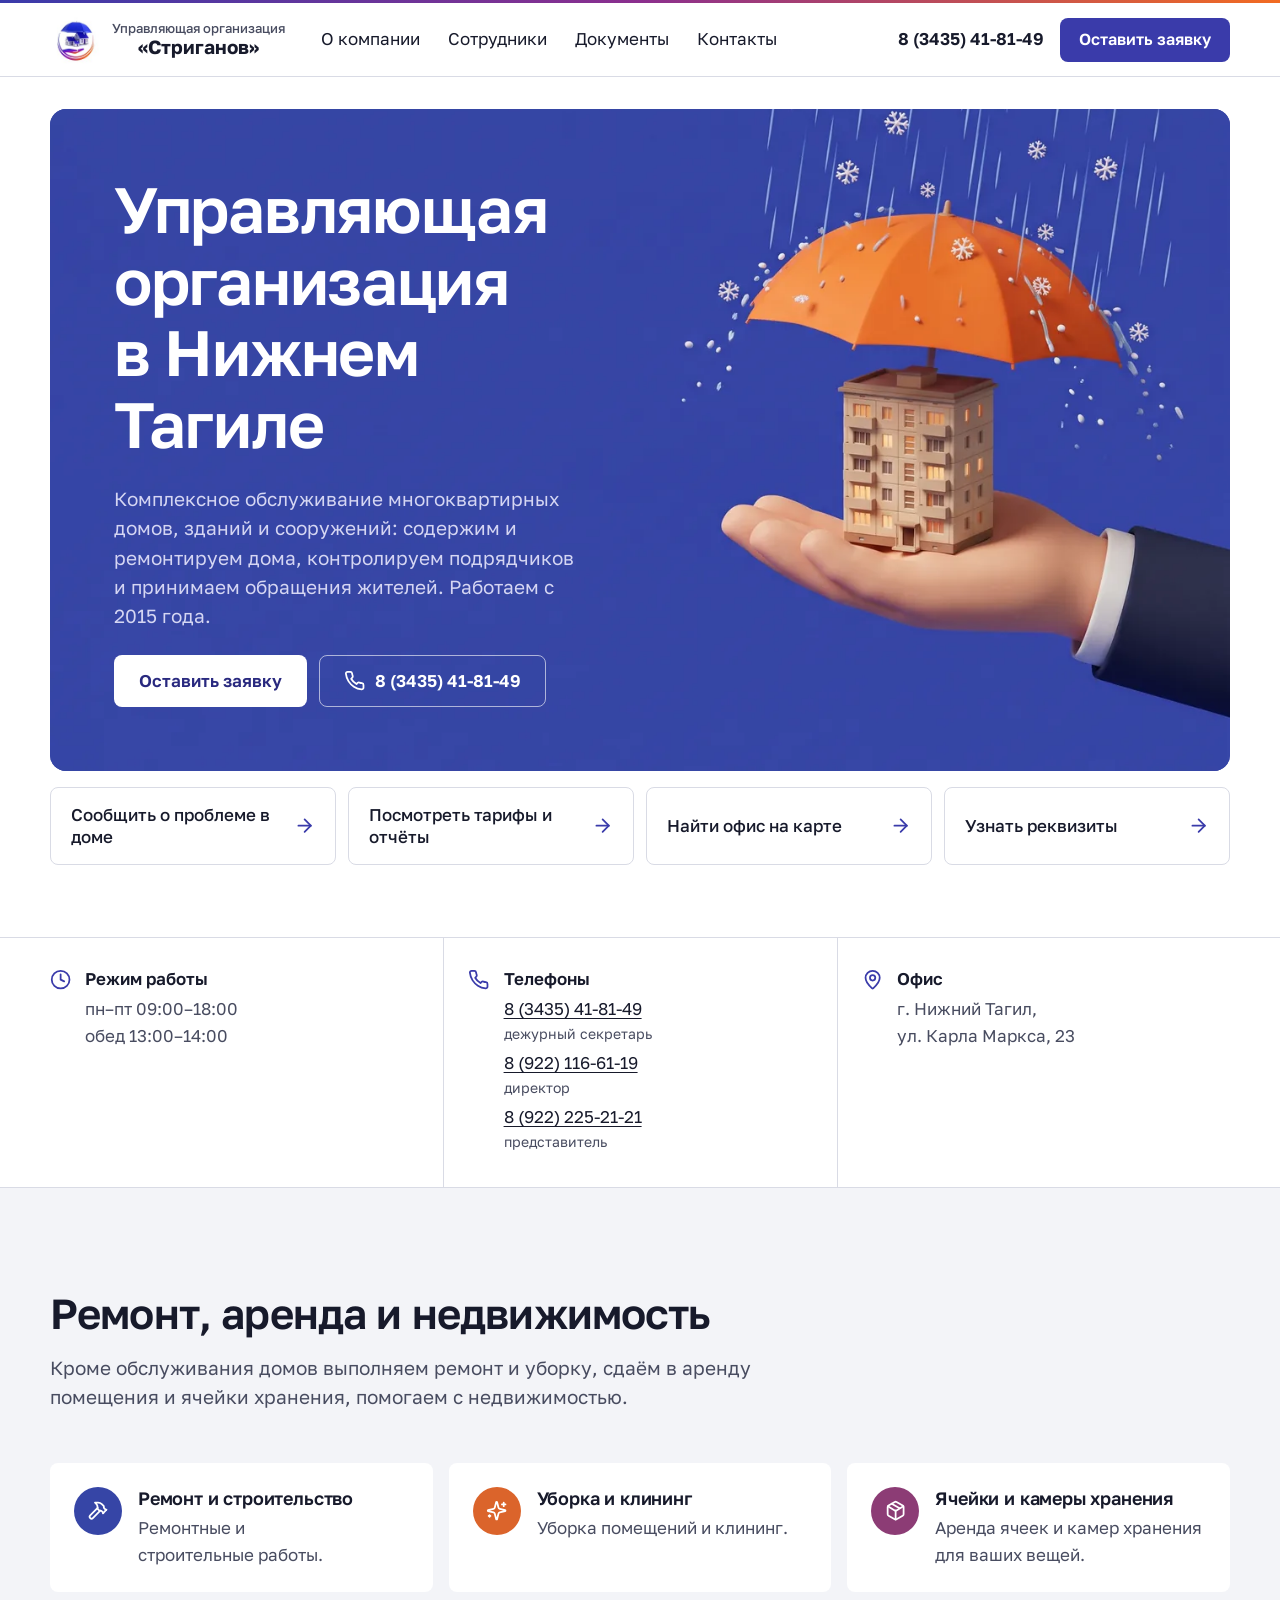
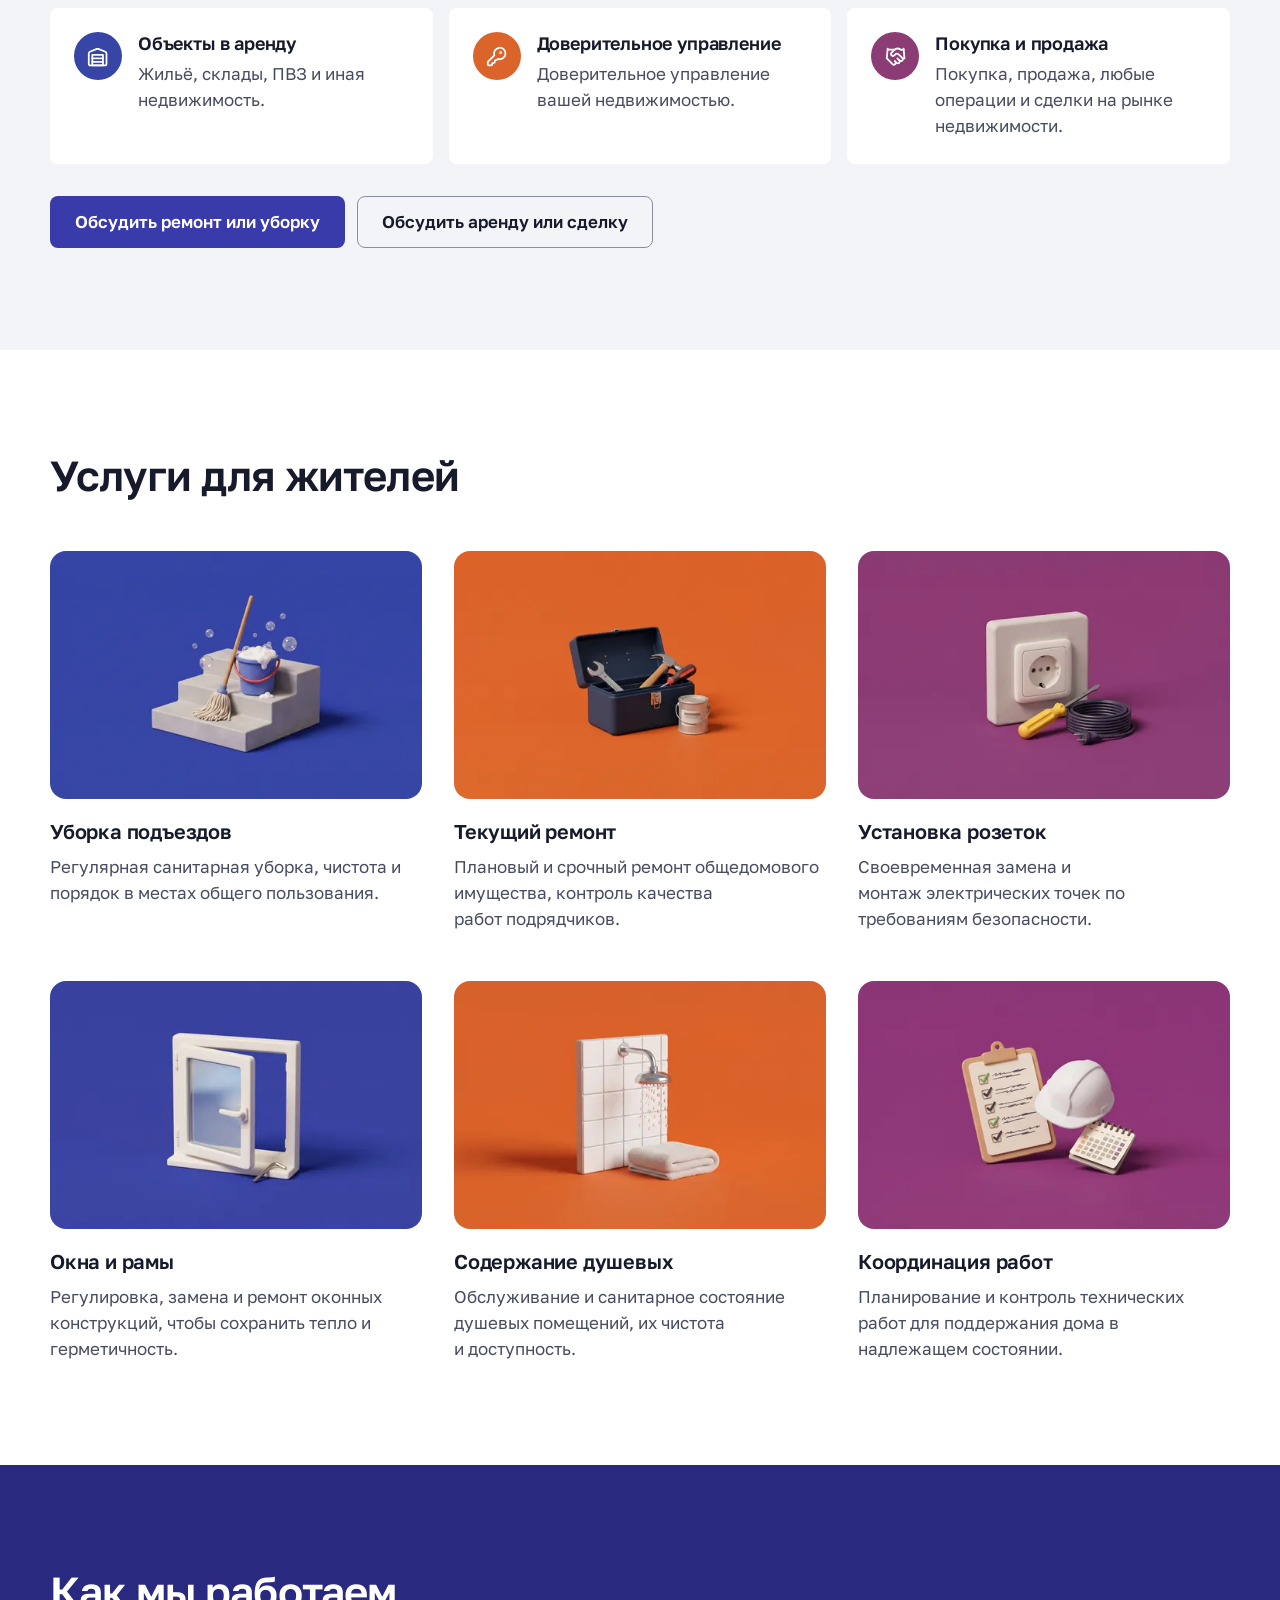
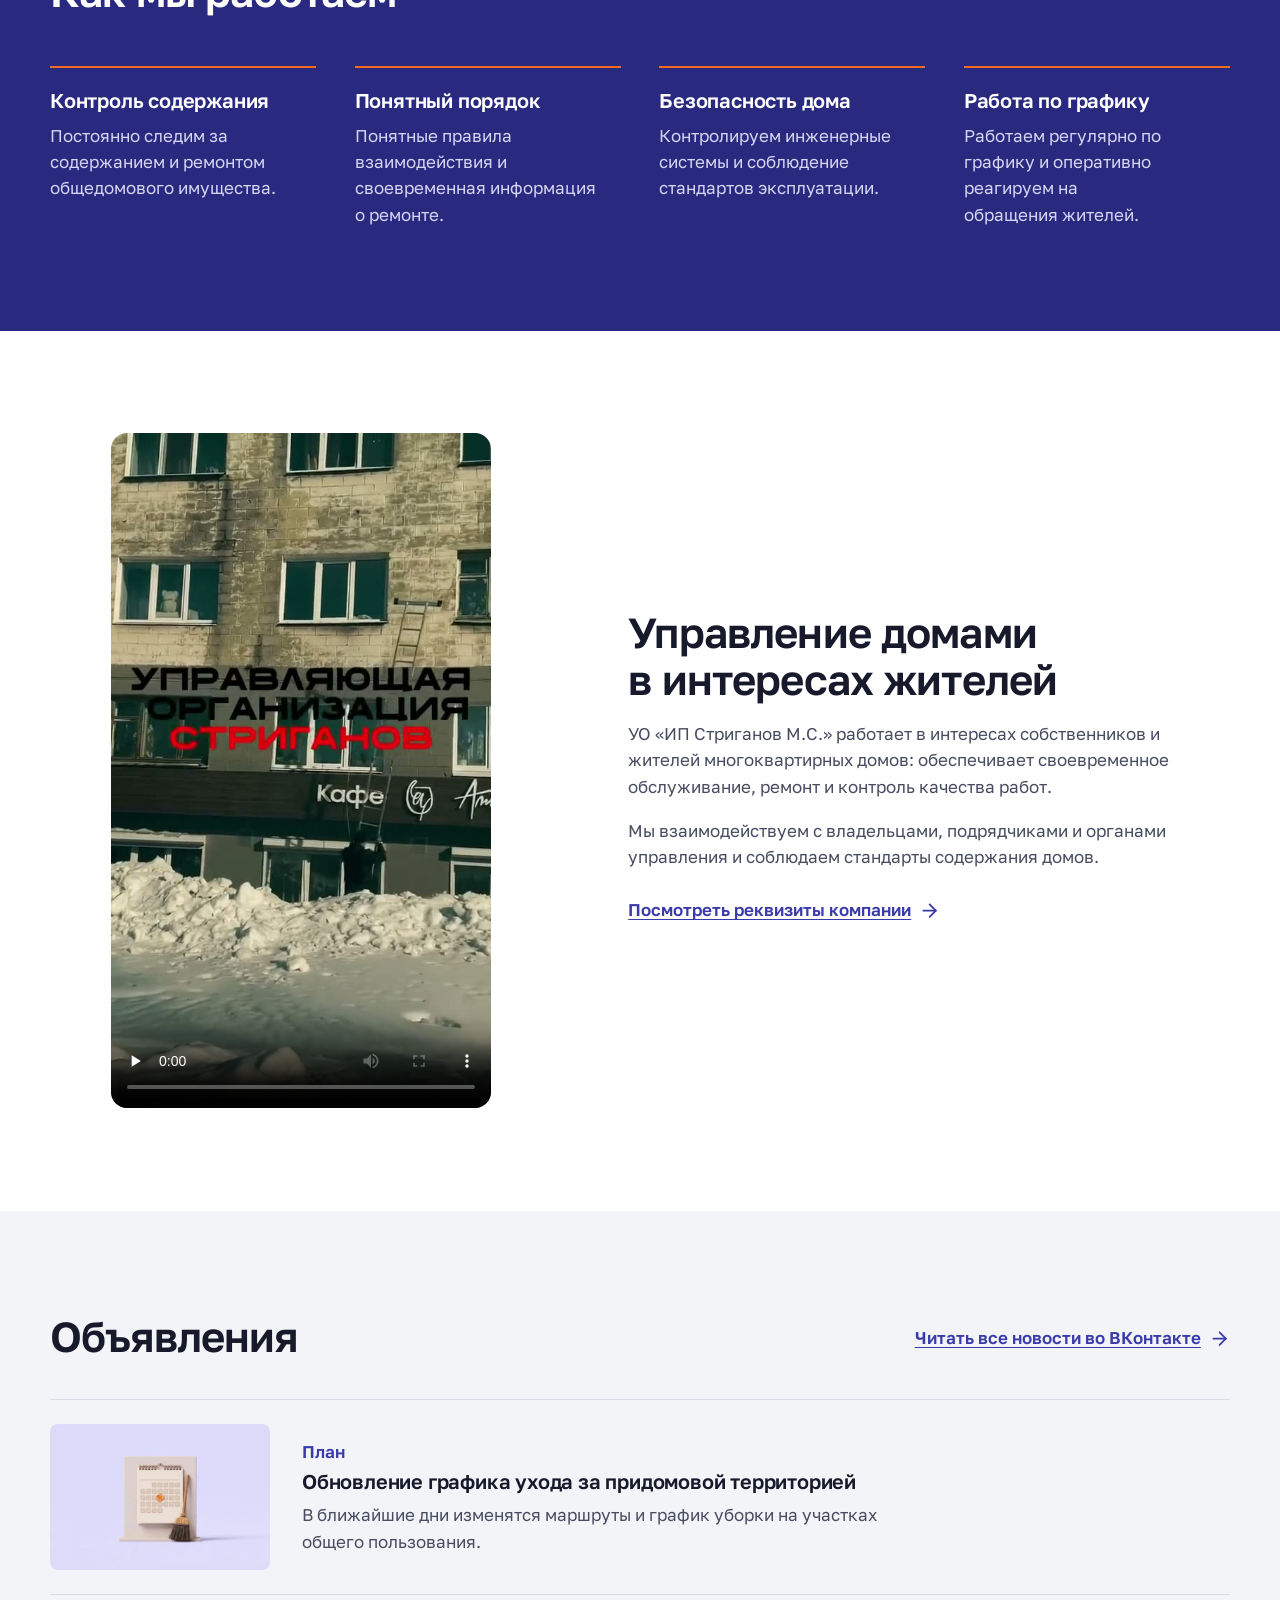
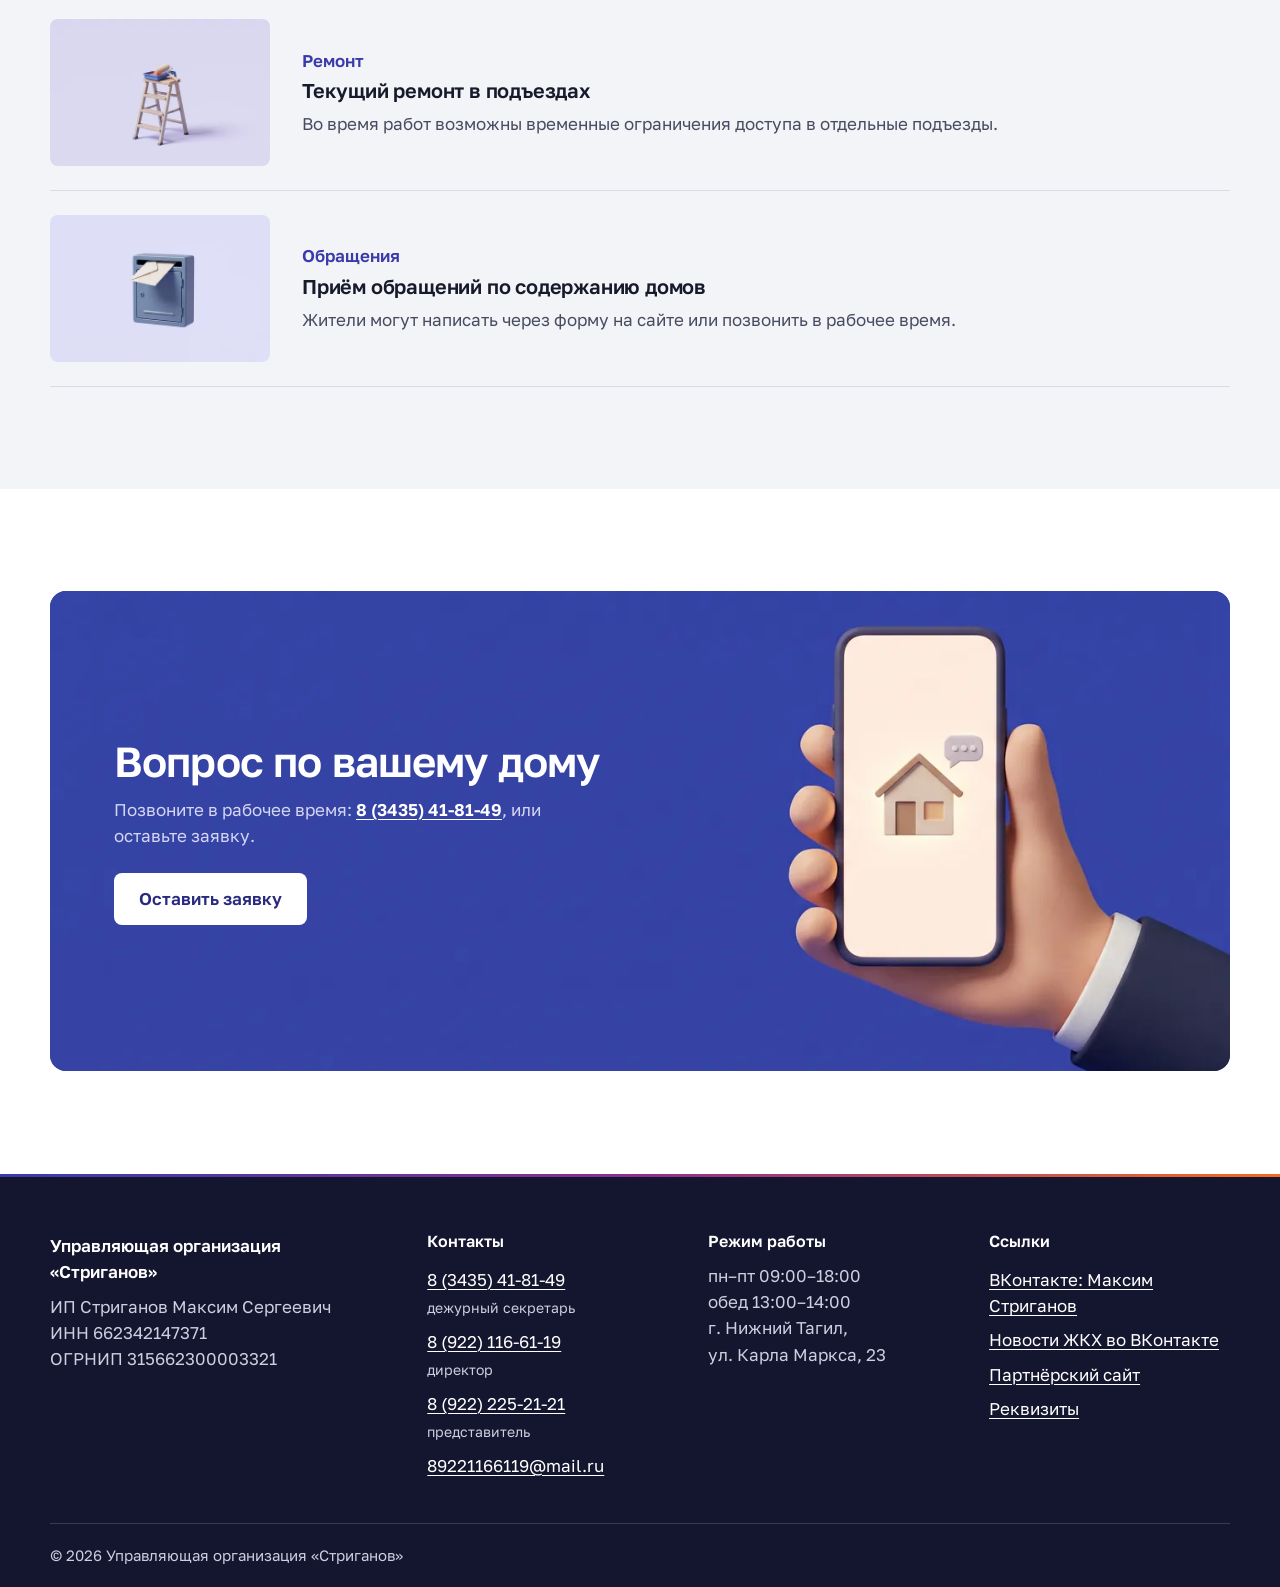
<file: index.html>
<!DOCTYPE html>
<html lang="ru">
<head>
  <meta charset="UTF-8">
  <meta name="viewport" content="width=device-width, initial-scale=1">
  <title>Управляющая организация в Нижнем Тагиле | УО «Стриганов»</title>
  <meta name="description" content="Управляющая организация в Нижнем Тагиле: обслуживание многоквартирных домов, зданий и сооружений, ремонт и строительство, клининг, аренда и сделки с недвижимостью. Телефон 8 (3435) 41-81-49.">
  <link rel="icon" type="image/jpeg" href="img/logo-small.jpg">
  <link rel="preload" href="fonts/golos-text-cyrillic.woff2" as="font" type="font/woff2" crossorigin>
  <link rel="stylesheet" href="css/style.css">
  <script>document.documentElement.classList.add('js');</script>
</head>
<body>
  <a class="skip-link" href="#content">Перейти к содержанию</a>

  <header class="site-header">
    <div class="wrap header-inner">
      <a class="brand" href="index.html" aria-current="page">
        <img src="img/logo-small.jpg" width="52" height="52" alt="">
        <span class="brand-text"><span class="brand-kind">Управляющая организация</span><span class="brand-name">«Стриганов»</span></span>
      </a>
      <button class="menu-toggle" type="button" aria-label="Открыть меню" aria-expanded="false" aria-controls="site-nav">
        <svg class="icon icon-open" aria-hidden="true" xmlns="http://www.w3.org/2000/svg" viewBox="0 0 24 24" fill="none" stroke="currentColor" stroke-width="2" stroke-linecap="round" stroke-linejoin="round" ><line x1="4" x2="20" y1="12" y2="12" /><line x1="4" x2="20" y1="6" y2="6" /><line x1="4" x2="20" y1="18" y2="18" /></svg>
        <svg class="icon icon-close" aria-hidden="true" xmlns="http://www.w3.org/2000/svg" viewBox="0 0 24 24" fill="none" stroke="currentColor" stroke-width="2" stroke-linecap="round" stroke-linejoin="round" ><path d="M18 6 6 18" /><path d="m6 6 12 12" /></svg>
      </button>
      <nav class="site-nav" id="site-nav" aria-label="Основное меню">
        <ul>
          <li><a href="about.html">О компании</a></li>
          <li><a href="team.html">Сотрудники</a></li>
          <li><a href="documents.html">Документы</a></li>
          <li><a href="contacts.html">Контакты</a></li>
        </ul>
      </nav>
      <div class="header-actions">
        <a class="header-phone" href="tel:+73435418149">8 (3435) 41-81-49</a>
        <a class="btn btn-primary btn-small" href="contacts.html#request">Оставить заявку</a>
      </div>
    </div>
  </header>

  <main id="content">
    <section class="hero" aria-labelledby="hero-title">
      <div class="wrap">
        <div class="banner on-brand" style="--art-bg: #3644a5">
          <div class="banner-copy">
            <h1 id="hero-title">Управляющая организация в&nbsp;Нижнем Тагиле</h1>
            <p class="lead">Комплексное обслуживание многоквартирных домов, зданий и сооружений: содержим и ремонтируем дома, контролируем подрядчиков и принимаем обращения жителей. Работаем с 2015 года.</p>
            <div class="hero-actions">
              <a class="btn btn-invert" href="contacts.html#request">Оставить заявку</a>
              <a class="btn btn-outline-light" href="tel:+73435418149"><svg class="icon" aria-hidden="true" xmlns="http://www.w3.org/2000/svg" viewBox="0 0 24 24" fill="none" stroke="currentColor" stroke-width="2" stroke-linecap="round" stroke-linejoin="round" ><path d="M22 16.92v3a2 2 0 0 1-2.18 2 19.79 19.79 0 0 1-8.63-3.07 19.5 19.5 0 0 1-6-6 19.79 19.79 0 0 1-3.07-8.67A2 2 0 0 1 4.11 2h3a2 2 0 0 1 2 1.72 12.84 12.84 0 0 0 .7 2.81 2 2 0 0 1-.45 2.11L8.09 9.91a16 16 0 0 0 6 6l1.27-1.27a2 2 0 0 1 2.11-.45 12.84 12.84 0 0 0 2.81.7A2 2 0 0 1 22 16.92z" /></svg>8 (3435) 41-81-49</a>
            </div>
          </div>
          <img class="art" src="img/art/hero-1400.webp" srcset="img/art/hero-800.webp 800w, img/art/hero-1400.webp 1400w, img/art/hero-2400.webp 2400w" sizes="(max-width: 1260px) 100vw, 1180px" width="1400" height="939" fetchpriority="high" alt="">
        </div>
        <div class="tasks">
          <h2 class="visually-hidden">Что вам нужно</h2>
          <ul class="task-list">
            <li><a href="contacts.html#request">Сообщить о проблеме в доме<svg class="icon" aria-hidden="true" xmlns="http://www.w3.org/2000/svg" viewBox="0 0 24 24" fill="none" stroke="currentColor" stroke-width="2" stroke-linecap="round" stroke-linejoin="round" ><path d="M5 12h14" /><path d="m12 5 7 7-7 7" /></svg></a></li>
            <li><a href="documents.html#tariffs">Посмотреть тарифы и отчёты<svg class="icon" aria-hidden="true" xmlns="http://www.w3.org/2000/svg" viewBox="0 0 24 24" fill="none" stroke="currentColor" stroke-width="2" stroke-linecap="round" stroke-linejoin="round" ><path d="M5 12h14" /><path d="m12 5 7 7-7 7" /></svg></a></li>
            <li><a href="contacts.html#map">Найти офис на карте<svg class="icon" aria-hidden="true" xmlns="http://www.w3.org/2000/svg" viewBox="0 0 24 24" fill="none" stroke="currentColor" stroke-width="2" stroke-linecap="round" stroke-linejoin="round" ><path d="M5 12h14" /><path d="m12 5 7 7-7 7" /></svg></a></li>
            <li><a href="about.html">Узнать реквизиты<svg class="icon" aria-hidden="true" xmlns="http://www.w3.org/2000/svg" viewBox="0 0 24 24" fill="none" stroke="currentColor" stroke-width="2" stroke-linecap="round" stroke-linejoin="round" ><path d="M5 12h14" /><path d="m12 5 7 7-7 7" /></svg></a></li>
          </ul>
        </div>
      </div>
    </section>

    <section class="facts" aria-label="Контакты и режим работы">
      <div class="wrap">
        <dl class="facts-grid">
          <div class="fact"><svg class="icon" aria-hidden="true" xmlns="http://www.w3.org/2000/svg" viewBox="0 0 24 24" fill="none" stroke="currentColor" stroke-width="2" stroke-linecap="round" stroke-linejoin="round" ><circle cx="12" cy="12" r="10" /><polyline points="12 6 12 12 16 14" /></svg><div><dt>Режим работы</dt><dd>пн–пт 09:00–18:00<br>обед 13:00–14:00</dd></div></div>
          <div class="fact"><svg class="icon" aria-hidden="true" xmlns="http://www.w3.org/2000/svg" viewBox="0 0 24 24" fill="none" stroke="currentColor" stroke-width="2" stroke-linecap="round" stroke-linejoin="round" ><path d="M22 16.92v3a2 2 0 0 1-2.18 2 19.79 19.79 0 0 1-8.63-3.07 19.5 19.5 0 0 1-6-6 19.79 19.79 0 0 1-3.07-8.67A2 2 0 0 1 4.11 2h3a2 2 0 0 1 2 1.72 12.84 12.84 0 0 0 .7 2.81 2 2 0 0 1-.45 2.11L8.09 9.91a16 16 0 0 0 6 6l1.27-1.27a2 2 0 0 1 2.11-.45 12.84 12.84 0 0 0 2.81.7A2 2 0 0 1 22 16.92z" /></svg><div><dt>Телефоны</dt><dd><a href="tel:+73435418149">8 (3435) 41-81-49</a> <span class="phone-role">дежурный секретарь</span><a href="tel:+79221166119">8 (922) 116-61-19</a> <span class="phone-role">директор</span><a href="tel:+79222252121">8 (922) 225-21-21</a> <span class="phone-role">представитель</span></dd></div></div>
          <div class="fact"><svg class="icon" aria-hidden="true" xmlns="http://www.w3.org/2000/svg" viewBox="0 0 24 24" fill="none" stroke="currentColor" stroke-width="2" stroke-linecap="round" stroke-linejoin="round" ><path d="M20 10c0 4.993-5.539 10.193-7.399 11.799a1 1 0 0 1-1.202 0C9.539 20.193 4 14.993 4 10a8 8 0 0 1 16 0" /><circle cx="12" cy="10" r="3" /></svg><div><dt>Офис</dt><dd>г.&nbsp;Нижний&nbsp;Тагил, ул.&nbsp;Карла&nbsp;Маркса,&nbsp;23</dd></div></div>
        </dl>
      </div>
    </section>

    <section class="section section-surface" aria-labelledby="offers-title">
      <div class="wrap">
        <div class="section-head">
          <h2 id="offers-title">Ремонт, аренда и недвижимость</h2>
          <p>Кроме обслуживания домов выполняем ремонт и уборку, сдаём в аренду помещения и ячейки хранения, помогаем с недвижимостью.</p>
        </div>
        <ul class="offer-grid">
          <li class="offer"><span class="offer-icon"><svg class="icon" aria-hidden="true" xmlns="http://www.w3.org/2000/svg" viewBox="0 0 24 24" fill="none" stroke="currentColor" stroke-width="2" stroke-linecap="round" stroke-linejoin="round" ><path d="m15 12-8.373 8.373a1 1 0 1 1-3-3L12 9" /><path d="m18 15 4-4" /><path d="m21.5 11.5-1.914-1.914A2 2 0 0 1 19 8.172V7l-2.26-2.26a6 6 0 0 0-4.202-1.756L9 2.96l.92.82A6.18 6.18 0 0 1 12 8.4V10l2 2h1.172a2 2 0 0 1 1.414.586L18.5 14.5" /></svg></span><div><h3>Ремонт и строительство</h3><p>Ремонтные и строительные работы.</p></div></li>
          <li class="offer"><span class="offer-icon"><svg class="icon" aria-hidden="true" xmlns="http://www.w3.org/2000/svg" viewBox="0 0 24 24" fill="none" stroke="currentColor" stroke-width="2" stroke-linecap="round" stroke-linejoin="round" ><path d="M9.937 15.5A2 2 0 0 0 8.5 14.063l-6.135-1.582a.5.5 0 0 1 0-.962L8.5 9.936A2 2 0 0 0 9.937 8.5l1.582-6.135a.5.5 0 0 1 .963 0L14.063 8.5A2 2 0 0 0 15.5 9.937l6.135 1.581a.5.5 0 0 1 0 .964L15.5 14.063a2 2 0 0 0-1.437 1.437l-1.582 6.135a.5.5 0 0 1-.963 0z" /><path d="M20 3v4" /><path d="M22 5h-4" /><path d="M4 17v2" /><path d="M5 18H3" /></svg></span><div><h3>Уборка и клининг</h3><p>Уборка помещений и клининг.</p></div></li>
          <li class="offer"><span class="offer-icon"><svg class="icon" aria-hidden="true" xmlns="http://www.w3.org/2000/svg" viewBox="0 0 24 24" fill="none" stroke="currentColor" stroke-width="2" stroke-linecap="round" stroke-linejoin="round" ><path d="M11 21.73a2 2 0 0 0 2 0l7-4A2 2 0 0 0 21 16V8a2 2 0 0 0-1-1.73l-7-4a2 2 0 0 0-2 0l-7 4A2 2 0 0 0 3 8v8a2 2 0 0 0 1 1.73z" /><path d="M12 22V12" /><path d="m3.3 7 7.703 4.734a2 2 0 0 0 1.994 0L20.7 7" /><path d="m7.5 4.27 9 5.15" /></svg></span><div><h3>Ячейки и камеры хранения</h3><p>Аренда ячеек и камер хранения для ваших вещей.</p></div></li>
          <li class="offer"><span class="offer-icon"><svg class="icon" aria-hidden="true" xmlns="http://www.w3.org/2000/svg" viewBox="0 0 24 24" fill="none" stroke="currentColor" stroke-width="2" stroke-linecap="round" stroke-linejoin="round" ><path d="M22 8.35V20a2 2 0 0 1-2 2H4a2 2 0 0 1-2-2V8.35A2 2 0 0 1 3.26 6.5l8-3.2a2 2 0 0 1 1.48 0l8 3.2A2 2 0 0 1 22 8.35Z" /><path d="M6 18h12" /><path d="M6 14h12" /><rect width="12" height="12" x="6" y="10" /></svg></span><div><h3>Объекты в аренду</h3><p>Жильё, склады, ПВЗ и иная недвижимость.</p></div></li>
          <li class="offer"><span class="offer-icon"><svg class="icon" aria-hidden="true" xmlns="http://www.w3.org/2000/svg" viewBox="0 0 24 24" fill="none" stroke="currentColor" stroke-width="2" stroke-linecap="round" stroke-linejoin="round" ><path d="M2.586 17.414A2 2 0 0 0 2 18.828V21a1 1 0 0 0 1 1h3a1 1 0 0 0 1-1v-1a1 1 0 0 1 1-1h1a1 1 0 0 0 1-1v-1a1 1 0 0 1 1-1h.172a2 2 0 0 0 1.414-.586l.814-.814a6.5 6.5 0 1 0-4-4z" /><circle cx="16.5" cy="7.5" r=".5" fill="currentColor" /></svg></span><div><h3>Доверительное управление</h3><p>Доверительное управление вашей недвижимостью.</p></div></li>
          <li class="offer"><span class="offer-icon"><svg class="icon" aria-hidden="true" xmlns="http://www.w3.org/2000/svg" viewBox="0 0 24 24" fill="none" stroke="currentColor" stroke-width="2" stroke-linecap="round" stroke-linejoin="round" ><path d="m11 17 2 2a1 1 0 1 0 3-3" /><path d="m14 14 2.5 2.5a1 1 0 1 0 3-3l-3.88-3.88a3 3 0 0 0-4.24 0l-.88.88a1 1 0 1 1-3-3l2.81-2.81a5.79 5.79 0 0 1 7.06-.87l.47.28a2 2 0 0 0 1.42.25L21 4" /><path d="m21 3 1 11h-2" /><path d="M3 3 2 14l6.5 6.5a1 1 0 1 0 3-3" /><path d="M3 4h8" /></svg></span><div><h3>Покупка и продажа</h3><p>Покупка, продажа, любые операции и сделки на рынке недвижимости.</p></div></li>
        </ul>
        <div class="offer-actions">
          <a class="btn btn-primary" href="contacts.html?topic=repair#request">Обсудить ремонт или уборку</a>
          <a class="btn btn-secondary" href="contacts.html?topic=realty#request">Обсудить аренду или сделку</a>
        </div>
      </div>
    </section>

    <section class="section" aria-labelledby="services-title">
      <div class="wrap">
        <div class="section-head">
          <h2 id="services-title">Услуги для жителей</h2>
        </div>
        <ul class="service-grid">
          <li class="service"><div class="service-art" style="--art-bg: #3645a6"><img class="art" src="img/art/service-cleaning-960.webp" srcset="img/art/service-cleaning-480.webp 480w, img/art/service-cleaning-960.webp 960w" sizes="(max-width: 767px) calc(100vw - 32px), (max-width: 1023px) 45vw, 380px" width="960" height="644" loading="lazy" alt=""></div><h3>Уборка подъездов</h3><p>Регулярная санитарная уборка, чистота и порядок в местах общего пользования.</p></li>
          <li class="service"><div class="service-art" style="--art-bg: #db642b"><img class="art" src="img/art/service-repair-960.webp" srcset="img/art/service-repair-480.webp 480w, img/art/service-repair-960.webp 960w" sizes="(max-width: 767px) calc(100vw - 32px), (max-width: 1023px) 45vw, 380px" width="960" height="644" loading="lazy" alt=""></div><h3>Текущий ремонт</h3><p>Плановый и срочный ремонт общедомового имущества, контроль качества работ подрядчиков.</p></li>
          <li class="service"><div class="service-art" style="--art-bg: #8c3c75"><img class="art" src="img/art/service-sockets-960.webp" srcset="img/art/service-sockets-480.webp 480w, img/art/service-sockets-960.webp 960w" sizes="(max-width: 767px) calc(100vw - 32px), (max-width: 1023px) 45vw, 380px" width="960" height="644" loading="lazy" alt=""></div><h3>Установка розеток</h3><p>Своевременная замена и монтаж электрических точек по требованиям безопасности.</p></li>
          <li class="service"><div class="service-art" style="--art-bg: #3842a2"><img class="art" src="img/art/service-windows-960.webp" srcset="img/art/service-windows-480.webp 480w, img/art/service-windows-960.webp 960w" sizes="(max-width: 767px) calc(100vw - 32px), (max-width: 1023px) 45vw, 380px" width="960" height="644" loading="lazy" alt=""></div><h3>Окна и рамы</h3><p>Регулировка, замена и ремонт оконных конструкций, чтобы сохранить тепло и герметичность.</p></li>
          <li class="service"><div class="service-art" style="--art-bg: #d7632b"><img class="art" src="img/art/service-showers-960.webp" srcset="img/art/service-showers-480.webp 480w, img/art/service-showers-960.webp 960w" sizes="(max-width: 767px) calc(100vw - 32px), (max-width: 1023px) 45vw, 380px" width="960" height="644" loading="lazy" alt=""></div><h3>Содержание душевых</h3><p>Обслуживание и санитарное состояние душевых помещений, их чистота и доступность.</p></li>
          <li class="service"><div class="service-art" style="--art-bg: #8d3778"><img class="art" src="img/art/service-coordination-960.webp" srcset="img/art/service-coordination-480.webp 480w, img/art/service-coordination-960.webp 960w" sizes="(max-width: 767px) calc(100vw - 32px), (max-width: 1023px) 45vw, 380px" width="960" height="644" loading="lazy" alt=""></div><h3>Координация работ</h3><p>Планирование и контроль технических работ для поддержания дома в надлежащем состоянии.</p></li>
        </ul>
      </div>
    </section>

    <section class="section band on-brand" aria-labelledby="principles-title">
      <div class="wrap">
        <div class="section-head">
          <h2 id="principles-title">Как мы работаем</h2>
        </div>
        <ul class="principles">
          <li><h3>Контроль содержания</h3><p>Постоянно следим за содержанием и ремонтом общедомового имущества.</p></li>
          <li><h3>Понятный порядок</h3><p>Понятные правила взаимодействия и своевременная информация о ремонте.</p></li>
          <li><h3>Безопасность дома</h3><p>Контролируем инженерные системы и соблюдение стандартов эксплуатации.</p></li>
          <li><h3>Работа по графику</h3><p>Работаем регулярно по графику и оперативно реагируем на обращения жителей.</p></li>
        </ul>
      </div>
    </section>

    <section class="section" aria-labelledby="about-title">
      <div class="wrap about-grid">
        <video class="about-video" controls playsinline preload="none" poster="video/facade-lighting-poster.jpg" width="540" height="960" aria-label="Видео: монтаж светодиодной подсветки на фасаде дома">
          <source src="video/facade-lighting.mp4" type="video/mp4">
        </video>
        <div class="about-copy">
          <h2 id="about-title">Управление домами в интересах жителей</h2>
          <p>УО «ИП Стриганов М.С.» работает в интересах собственников и жителей многоквартирных домов: обеспечивает своевременное обслуживание, ремонт и контроль качества работ.</p>
          <p>Мы взаимодействуем с владельцами, подрядчиками и органами управления и соблюдаем стандарты содержания домов.</p>
          <a class="text-link" href="about.html">Посмотреть реквизиты компании<svg class="icon" aria-hidden="true" xmlns="http://www.w3.org/2000/svg" viewBox="0 0 24 24" fill="none" stroke="currentColor" stroke-width="2" stroke-linecap="round" stroke-linejoin="round" ><path d="M5 12h14" /><path d="m12 5 7 7-7 7" /></svg></a>
        </div>
      </div>
    </section>

    <section class="section section-surface" aria-labelledby="notices-title">
      <div class="wrap">
        <div class="notice-head">
          <h2 id="notices-title">Объявления</h2>
          <a class="text-link" href="https://vk.com/gkx_nizhniy_tagil" target="_blank" rel="noreferrer">Читать все новости во ВКонтакте<svg class="icon" aria-hidden="true" xmlns="http://www.w3.org/2000/svg" viewBox="0 0 24 24" fill="none" stroke="currentColor" stroke-width="2" stroke-linecap="round" stroke-linejoin="round" ><path d="M5 12h14" /><path d="m12 5 7 7-7 7" /></svg></a>
        </div>
        <ul class="notices">
          <li><div class="notice-art" style="--art-bg: #dedbf9"><img class="art" src="img/art/notice-plan-960.webp" srcset="img/art/notice-plan-480.webp 480w, img/art/notice-plan-960.webp 960w" sizes="(max-width: 767px) 112px, 220px" width="960" height="644" loading="lazy" alt=""></div><div><span class="notice-tag">План</span><h3>Обновление графика ухода за придомовой территорией</h3><p>В ближайшие дни изменятся маршруты и график уборки на участках общего пользования.</p></div></li>
          <li><div class="notice-art" style="--art-bg: #dad8f0"><img class="art" src="img/art/notice-repair-960.webp" srcset="img/art/notice-repair-480.webp 480w, img/art/notice-repair-960.webp 960w" sizes="(max-width: 767px) 112px, 220px" width="960" height="644" loading="lazy" alt=""></div><div><span class="notice-tag">Ремонт</span><h3>Текущий ремонт в подъездах</h3><p>Во время работ возможны временные ограничения доступа в отдельные подъезды.</p></div></li>
          <li><div class="notice-art" style="--art-bg: #dedef8"><img class="art" src="img/art/notice-requests-960.webp" srcset="img/art/notice-requests-480.webp 480w, img/art/notice-requests-960.webp 960w" sizes="(max-width: 767px) 112px, 220px" width="960" height="644" loading="lazy" alt=""></div><div><span class="notice-tag">Обращения</span><h3>Приём обращений по содержанию домов</h3><p>Жители могут написать через форму на сайте или позвонить в рабочее время.</p></div></li>
        </ul>
      </div>
    </section>

    <section class="section" aria-labelledby="close-title">
      <div class="wrap">
        <div class="banner close-panel on-brand" style="--art-bg: #3544a7">
          <div class="banner-copy">
            <div>
              <h2 id="close-title">Вопрос по вашему дому</h2>
              <p>Позвоните в рабочее время: <a href="tel:+73435418149">8 (3435) 41-81-49</a>, или оставьте заявку.</p>
            </div>
            <a class="btn btn-invert" href="contacts.html#request">Оставить заявку</a>
          </div>
          <img class="art" src="img/art/close-2400.webp" srcset="img/art/close-800.webp 800w, img/art/close-1400.webp 1400w, img/art/close-2400.webp 2400w" sizes="(max-width: 1260px) 100vw, 1180px" width="1400" height="939" loading="lazy" alt="">
        </div>
      </div>
    </section>
  </main>

  <footer class="site-footer on-brand">
    <div class="wrap footer-grid">
      <div>
        <p class="footer-org">Управляющая организация «Стриганов»</p>
        <p>ИП Стриганов Максим Сергеевич</p>
        <p>ИНН 662342147371</p>
        <p>ОГРНИП 315662300003321</p>
      </div>
      <div>
        <h2>Контакты</h2>
        <ul>
          <li><a href="tel:+73435418149">8 (3435) 41-81-49</a> <span class="phone-role">дежурный секретарь</span></li>
          <li><a href="tel:+79221166119">8 (922) 116-61-19</a> <span class="phone-role">директор</span></li>
          <li><a href="tel:+79222252121">8 (922) 225-21-21</a> <span class="phone-role">представитель</span></li>
          <li><a href="mailto:89221166119@mail.ru">89221166119@mail.ru</a></li>
        </ul>
      </div>
      <div>
        <h2>Режим работы</h2>
        <p>пн–пт 09:00–18:00</p>
        <p>обед 13:00–14:00</p>
        <p>г.&nbsp;Нижний&nbsp;Тагил, ул.&nbsp;Карла&nbsp;Маркса,&nbsp;23</p>
      </div>
      <div>
        <h2>Ссылки</h2>
        <ul>
          <li><a href="https://vk.com/maximstriganov" target="_blank" rel="noreferrer">ВКонтакте: Максим Стриганов</a></li>
          <li><a href="https://vk.com/gkx_nizhniy_tagil" target="_blank" rel="noreferrer">Новости ЖКХ во ВКонтакте</a></li>
          <li><a href="https://tagil.holme.ru/uk/5b767b6df61e829e1cb9923a/" target="_blank" rel="noreferrer">Партнёрский сайт</a></li>
          <li><a href="about.html">Реквизиты</a></li>
        </ul>
      </div>
    </div>
    <div class="wrap footer-bottom">
      <p>© 2026 Управляющая организация «Стриганов»</p>
    </div>
  </footer>

  <div class="action-bar">
    <a class="btn btn-secondary" href="tel:+73435418149"><svg class="icon" aria-hidden="true" xmlns="http://www.w3.org/2000/svg" viewBox="0 0 24 24" fill="none" stroke="currentColor" stroke-width="2" stroke-linecap="round" stroke-linejoin="round" ><path d="M22 16.92v3a2 2 0 0 1-2.18 2 19.79 19.79 0 0 1-8.63-3.07 19.5 19.5 0 0 1-6-6 19.79 19.79 0 0 1-3.07-8.67A2 2 0 0 1 4.11 2h3a2 2 0 0 1 2 1.72 12.84 12.84 0 0 0 .7 2.81 2 2 0 0 1-.45 2.11L8.09 9.91a16 16 0 0 0 6 6l1.27-1.27a2 2 0 0 1 2.11-.45 12.84 12.84 0 0 0 2.81.7A2 2 0 0 1 22 16.92z" /></svg>Позвонить</a>
    <a class="btn btn-primary" href="contacts.html#request">Оставить заявку</a>
  </div>

  <script src="js/main.js" defer></script>
</body>
</html>
</file>
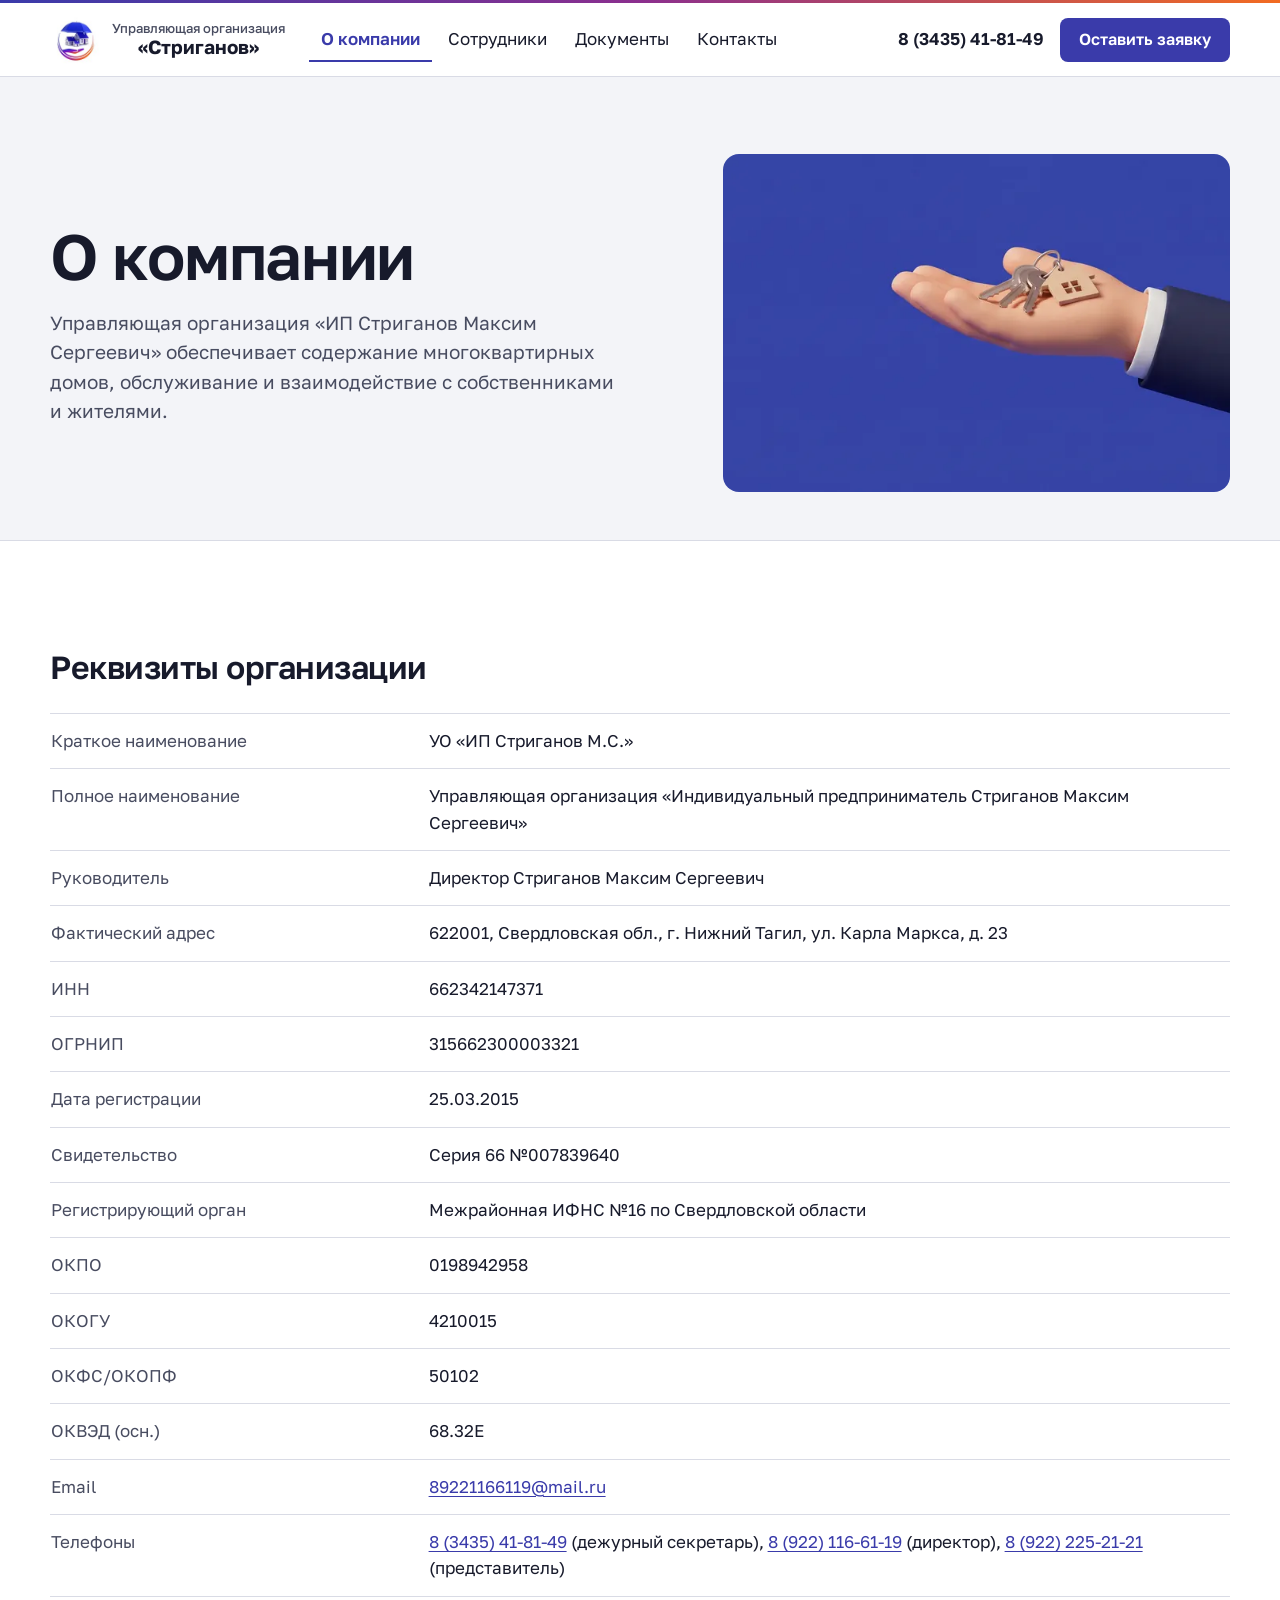
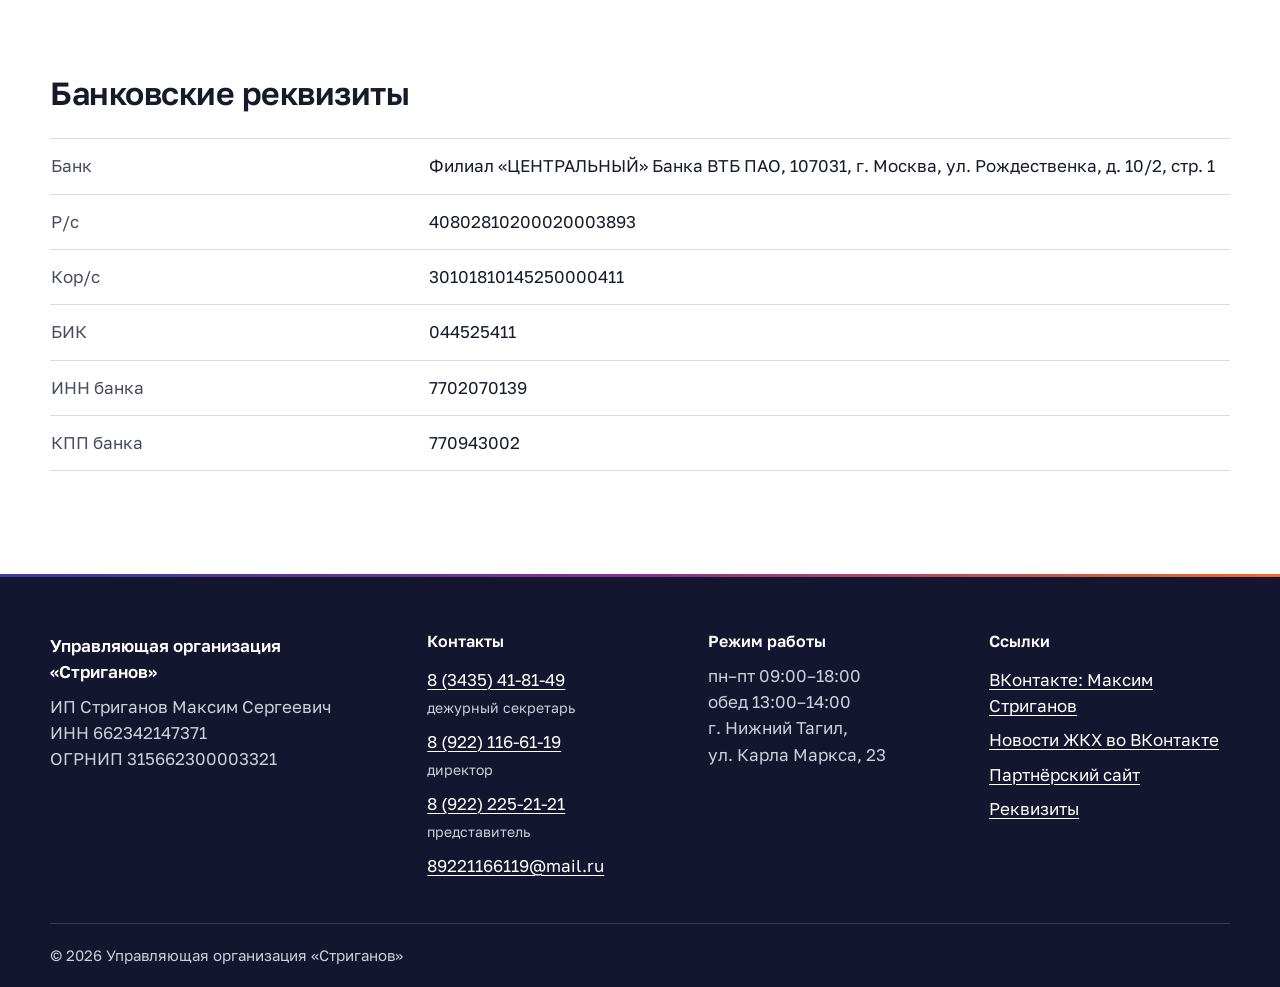
<file: about.html>
<!DOCTYPE html>
<html lang="ru">
<head>
  <meta charset="UTF-8">
  <meta name="viewport" content="width=device-width, initial-scale=1">
  <title>О компании и реквизиты | УО «Стриганов»</title>
  <meta name="description" content="Реквизиты управляющей организации УО «ИП Стриганов М.С.»: ИНН, ОГРНИП, банковские реквизиты и контакты.">
  <link rel="icon" type="image/jpeg" href="img/logo-small.jpg">
  <link rel="preload" href="fonts/golos-text-cyrillic.woff2" as="font" type="font/woff2" crossorigin>
  <link rel="stylesheet" href="css/style.css">
  <script>document.documentElement.classList.add('js');</script>
</head>
<body>
  <a class="skip-link" href="#content">Перейти к содержанию</a>

  <header class="site-header">
    <div class="wrap header-inner">
      <a class="brand" href="index.html">
        <img src="img/logo-small.jpg" width="52" height="52" alt="">
        <span class="brand-text"><span class="brand-kind">Управляющая организация</span><span class="brand-name">«Стриганов»</span></span>
      </a>
      <button class="menu-toggle" type="button" aria-label="Открыть меню" aria-expanded="false" aria-controls="site-nav">
        <svg class="icon icon-open" aria-hidden="true" xmlns="http://www.w3.org/2000/svg" viewBox="0 0 24 24" fill="none" stroke="currentColor" stroke-width="2" stroke-linecap="round" stroke-linejoin="round" ><line x1="4" x2="20" y1="12" y2="12" /><line x1="4" x2="20" y1="6" y2="6" /><line x1="4" x2="20" y1="18" y2="18" /></svg>
        <svg class="icon icon-close" aria-hidden="true" xmlns="http://www.w3.org/2000/svg" viewBox="0 0 24 24" fill="none" stroke="currentColor" stroke-width="2" stroke-linecap="round" stroke-linejoin="round" ><path d="M18 6 6 18" /><path d="m6 6 12 12" /></svg>
      </button>
      <nav class="site-nav" id="site-nav" aria-label="Основное меню">
        <ul>
          <li><a href="about.html" aria-current="page">О компании</a></li>
          <li><a href="team.html">Сотрудники</a></li>
          <li><a href="documents.html">Документы</a></li>
          <li><a href="contacts.html">Контакты</a></li>
        </ul>
      </nav>
      <div class="header-actions">
        <a class="header-phone" href="tel:+73435418149">8 (3435) 41-81-49</a>
        <a class="btn btn-primary btn-small" href="contacts.html#request">Оставить заявку</a>
      </div>
    </div>
  </header>

  <main id="content">
    <section class="page-intro">
      <div class="wrap page-intro-grid">
        <div class="page-intro-copy">
          <h1>О компании</h1>
          <p class="lead">Управляющая организация «ИП Стриганов Максим Сергеевич» обеспечивает содержание многоквартирных домов, обслуживание и взаимодействие с собственниками и жителями.</p>
        </div>
        <div class="page-art" style="--art-bg: #3544a6"><img class="art" src="img/art/page-about-1280.webp" srcset="img/art/page-about-640.webp 640w, img/art/page-about-1280.webp 1280w" sizes="(max-width: 767px) calc(100vw - 32px), (max-width: 1260px) 45vw, 540px" width="1280" height="853" fetchpriority="high" alt=""></div>
      </div>
    </section>

    <section class="section">
      <div class="wrap details-stack">
        <table class="info-table">
          <caption>Реквизиты организации</caption>
          <tbody>
              <tr><th scope="row">Краткое наименование</th><td>УО «ИП Стриганов М.С.»</td></tr>
              <tr><th scope="row">Полное наименование</th><td>Управляющая организация «Индивидуальный предприниматель Стриганов Максим Сергеевич»</td></tr>
              <tr><th scope="row">Руководитель</th><td>Директор Стриганов Максим Сергеевич</td></tr>
              <tr><th scope="row">Фактический адрес</th><td>622001, Свердловская обл., г. Нижний Тагил, ул. Карла Маркса, д. 23</td></tr>
              <tr><th scope="row">ИНН</th><td>662342147371</td></tr>
              <tr><th scope="row">ОГРНИП</th><td>315662300003321</td></tr>
              <tr><th scope="row">Дата регистрации</th><td>25.03.2015</td></tr>
              <tr><th scope="row">Свидетельство</th><td>Серия 66 №007839640</td></tr>
              <tr><th scope="row">Регистрирующий орган</th><td>Межрайонная ИФНС №16 по Свердловской области</td></tr>
              <tr><th scope="row">ОКПО</th><td>0198942958</td></tr>
              <tr><th scope="row">ОКОГУ</th><td>4210015</td></tr>
              <tr><th scope="row">ОКФС/ОКОПФ</th><td>50102</td></tr>
              <tr><th scope="row">ОКВЭД (осн.)</th><td>68.32E</td></tr>
              <tr><th scope="row">Email</th><td><a href="mailto:89221166119@mail.ru">89221166119@mail.ru</a></td></tr>
              <tr><th scope="row">Телефоны</th><td><a href="tel:+73435418149">8 (3435) 41-81-49</a> (дежурный секретарь), <a href="tel:+79221166119">8 (922) 116-61-19</a> (директор), <a href="tel:+79222252121">8 (922) 225-21-21</a> (представитель)</td></tr>
          </tbody>
        </table>

        <table class="info-table">
          <caption>Банковские реквизиты</caption>
          <tbody>
              <tr><th scope="row">Банк</th><td>Филиал «ЦЕНТРАЛЬНЫЙ» Банка ВТБ ПАО, 107031, г. Москва, ул. Рождественка, д. 10/2, стр. 1</td></tr>
              <tr><th scope="row">Р/с</th><td>40802810200020003893</td></tr>
              <tr><th scope="row">Кор/с</th><td>30101810145250000411</td></tr>
              <tr><th scope="row">БИК</th><td>044525411</td></tr>
              <tr><th scope="row">ИНН банка</th><td>7702070139</td></tr>
              <tr><th scope="row">КПП банка</th><td>770943002</td></tr>
          </tbody>
        </table>
      </div>
    </section>
  </main>

  <footer class="site-footer on-brand">
    <div class="wrap footer-grid">
      <div>
        <p class="footer-org">Управляющая организация «Стриганов»</p>
        <p>ИП Стриганов Максим Сергеевич</p>
        <p>ИНН 662342147371</p>
        <p>ОГРНИП 315662300003321</p>
      </div>
      <div>
        <h2>Контакты</h2>
        <ul>
          <li><a href="tel:+73435418149">8 (3435) 41-81-49</a> <span class="phone-role">дежурный секретарь</span></li>
          <li><a href="tel:+79221166119">8 (922) 116-61-19</a> <span class="phone-role">директор</span></li>
          <li><a href="tel:+79222252121">8 (922) 225-21-21</a> <span class="phone-role">представитель</span></li>
          <li><a href="mailto:89221166119@mail.ru">89221166119@mail.ru</a></li>
        </ul>
      </div>
      <div>
        <h2>Режим работы</h2>
        <p>пн–пт 09:00–18:00</p>
        <p>обед 13:00–14:00</p>
        <p>г.&nbsp;Нижний&nbsp;Тагил, ул.&nbsp;Карла&nbsp;Маркса,&nbsp;23</p>
      </div>
      <div>
        <h2>Ссылки</h2>
        <ul>
          <li><a href="https://vk.com/maximstriganov" target="_blank" rel="noreferrer">ВКонтакте: Максим Стриганов</a></li>
          <li><a href="https://vk.com/gkx_nizhniy_tagil" target="_blank" rel="noreferrer">Новости ЖКХ во ВКонтакте</a></li>
          <li><a href="https://tagil.holme.ru/uk/5b767b6df61e829e1cb9923a/" target="_blank" rel="noreferrer">Партнёрский сайт</a></li>
          <li><a href="about.html">Реквизиты</a></li>
        </ul>
      </div>
    </div>
    <div class="wrap footer-bottom">
      <p>© 2026 Управляющая организация «Стриганов»</p>
    </div>
  </footer>

  <div class="action-bar">
    <a class="btn btn-secondary" href="tel:+73435418149"><svg class="icon" aria-hidden="true" xmlns="http://www.w3.org/2000/svg" viewBox="0 0 24 24" fill="none" stroke="currentColor" stroke-width="2" stroke-linecap="round" stroke-linejoin="round" ><path d="M22 16.92v3a2 2 0 0 1-2.18 2 19.79 19.79 0 0 1-8.63-3.07 19.5 19.5 0 0 1-6-6 19.79 19.79 0 0 1-3.07-8.67A2 2 0 0 1 4.11 2h3a2 2 0 0 1 2 1.72 12.84 12.84 0 0 0 .7 2.81 2 2 0 0 1-.45 2.11L8.09 9.91a16 16 0 0 0 6 6l1.27-1.27a2 2 0 0 1 2.11-.45 12.84 12.84 0 0 0 2.81.7A2 2 0 0 1 22 16.92z" /></svg>Позвонить</a>
    <a class="btn btn-primary" href="contacts.html#request">Оставить заявку</a>
  </div>

  <script src="js/main.js" defer></script>
</body>
</html>
</file>
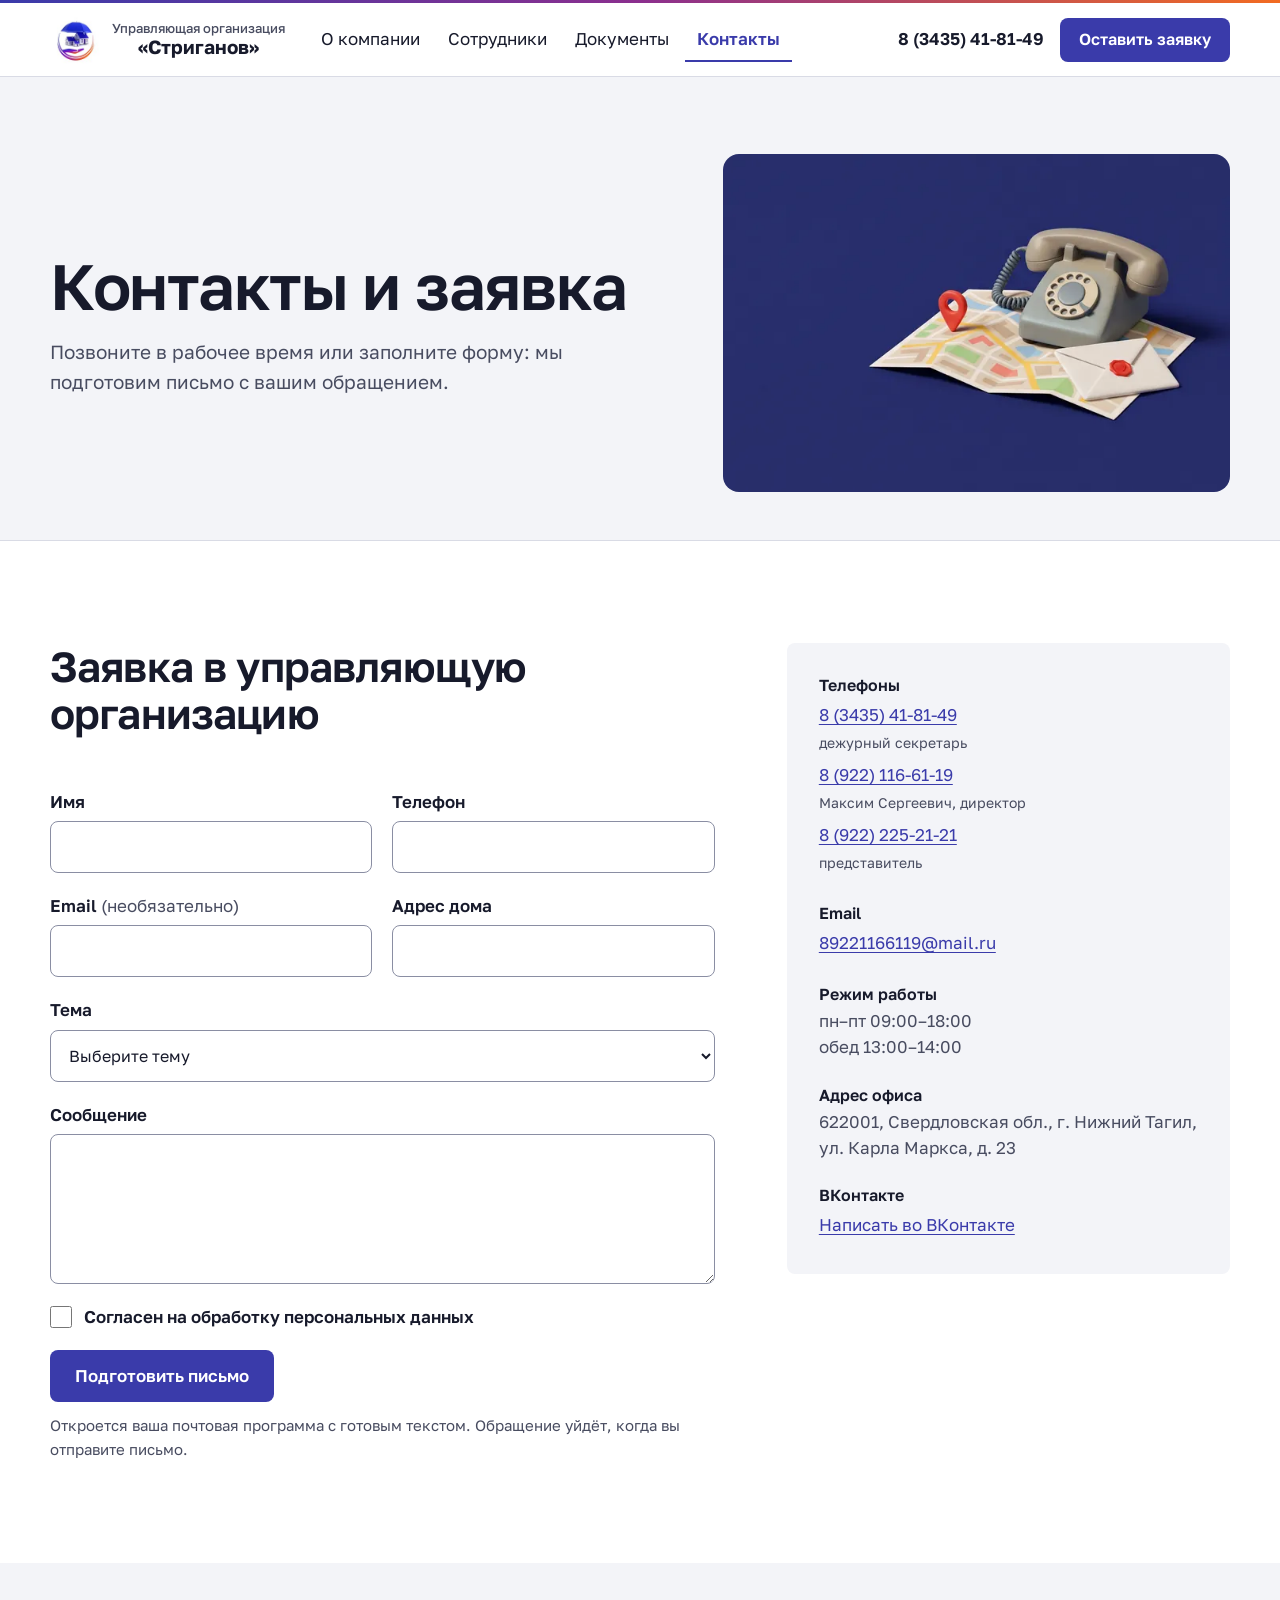
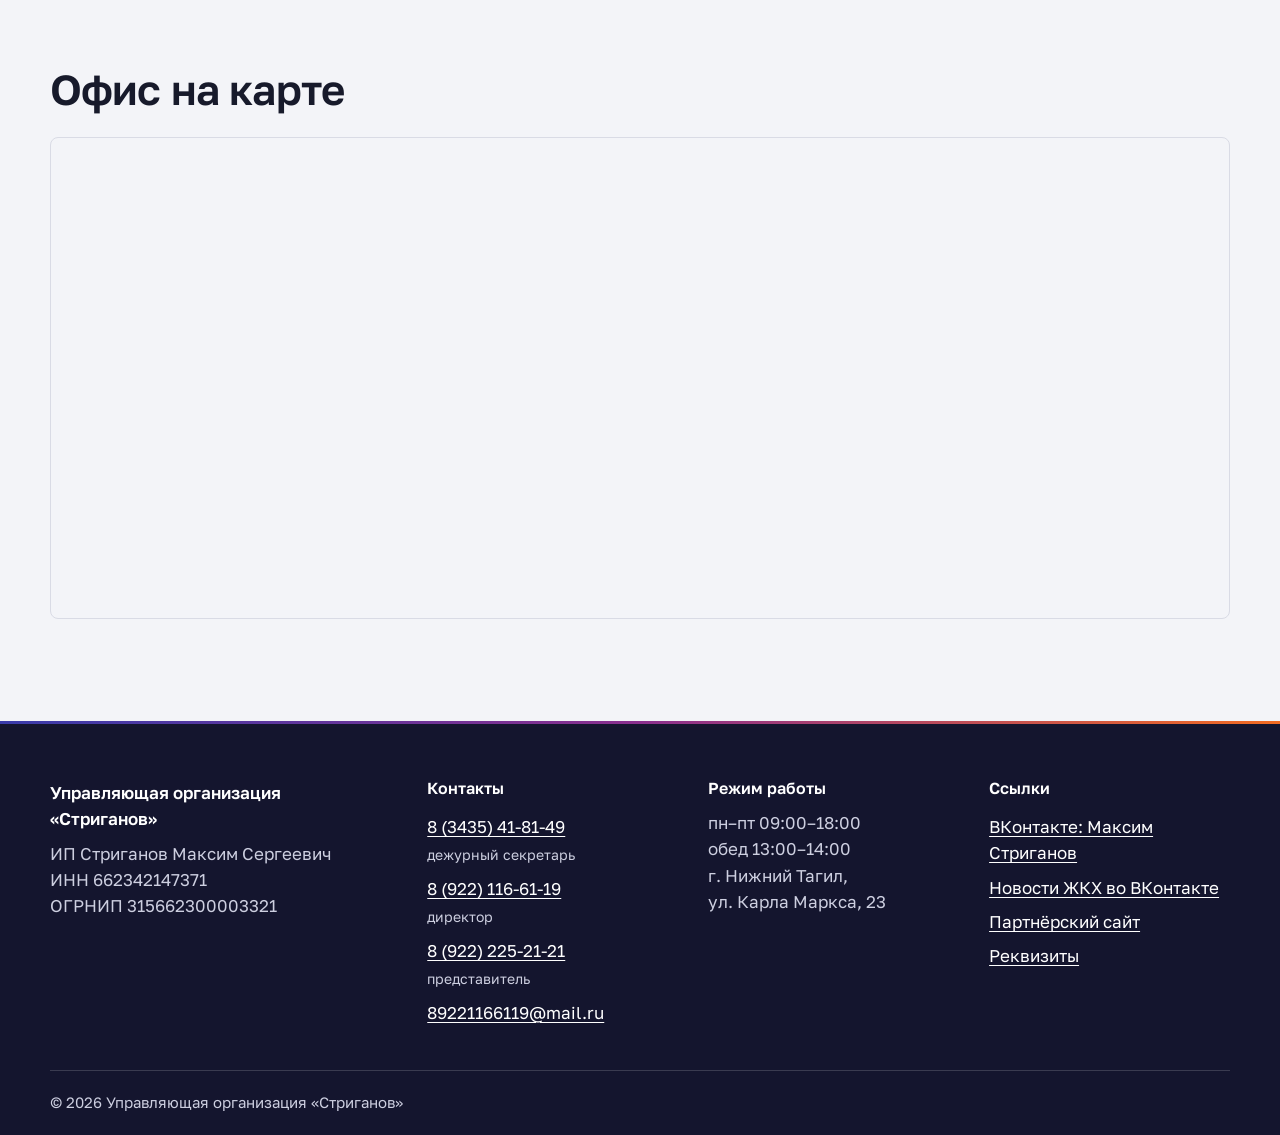
<file: contacts.html>
<!DOCTYPE html>
<html lang="ru">
<head>
  <meta charset="UTF-8">
  <meta name="viewport" content="width=device-width, initial-scale=1">
  <title>Контакты и заявка | УО «Стриганов»</title>
  <meta name="description" content="Телефоны, адрес офиса и режим работы УО «Стриганов» в Нижнем Тагиле. Форма заявки: обслуживание домов, ремонт, клининг, аренда и сделки с недвижимостью.">
  <link rel="icon" type="image/jpeg" href="img/logo-small.jpg">
  <link rel="preload" href="fonts/golos-text-cyrillic.woff2" as="font" type="font/woff2" crossorigin>
  <link rel="stylesheet" href="css/style.css">
  <script>document.documentElement.classList.add('js');</script>
</head>
<body>
  <a class="skip-link" href="#content">Перейти к содержанию</a>

  <header class="site-header">
    <div class="wrap header-inner">
      <a class="brand" href="index.html">
        <img src="img/logo-small.jpg" width="52" height="52" alt="">
        <span class="brand-text"><span class="brand-kind">Управляющая организация</span><span class="brand-name">«Стриганов»</span></span>
      </a>
      <button class="menu-toggle" type="button" aria-label="Открыть меню" aria-expanded="false" aria-controls="site-nav">
        <svg class="icon icon-open" aria-hidden="true" xmlns="http://www.w3.org/2000/svg" viewBox="0 0 24 24" fill="none" stroke="currentColor" stroke-width="2" stroke-linecap="round" stroke-linejoin="round" ><line x1="4" x2="20" y1="12" y2="12" /><line x1="4" x2="20" y1="6" y2="6" /><line x1="4" x2="20" y1="18" y2="18" /></svg>
        <svg class="icon icon-close" aria-hidden="true" xmlns="http://www.w3.org/2000/svg" viewBox="0 0 24 24" fill="none" stroke="currentColor" stroke-width="2" stroke-linecap="round" stroke-linejoin="round" ><path d="M18 6 6 18" /><path d="m6 6 12 12" /></svg>
      </button>
      <nav class="site-nav" id="site-nav" aria-label="Основное меню">
        <ul>
          <li><a href="about.html">О компании</a></li>
          <li><a href="team.html">Сотрудники</a></li>
          <li><a href="documents.html">Документы</a></li>
          <li><a href="contacts.html" aria-current="page">Контакты</a></li>
        </ul>
      </nav>
      <div class="header-actions">
        <a class="header-phone" href="tel:+73435418149">8 (3435) 41-81-49</a>
        <a class="btn btn-primary btn-small" href="contacts.html#request">Оставить заявку</a>
      </div>
    </div>
  </header>

  <main id="content">
    <section class="page-intro">
      <div class="wrap page-intro-grid">
        <div class="page-intro-copy">
          <h1>Контакты и заявка</h1>
          <p class="lead">Позвоните в рабочее время или заполните форму: мы подготовим письмо с вашим обращением.</p>
        </div>
        <div class="page-art" style="--art-bg: #262d6b"><img class="art" src="img/art/page-contacts-1280.webp" srcset="img/art/page-contacts-640.webp 640w, img/art/page-contacts-1280.webp 1280w" sizes="(max-width: 767px) calc(100vw - 32px), (max-width: 1260px) 45vw, 540px" width="1280" height="853" fetchpriority="high" alt=""></div>
      </div>
    </section>

    <section class="section" id="request" aria-labelledby="request-title">
      <div class="wrap contact-grid">
        <div>
          <h2 id="request-title" class="section-head">Заявка в управляющую организацию</h2>
          <form class="request-form" id="request-form" novalidate>
            <div class="form-row">
              <div class="field">
                <label for="name">Имя</label>
                <input class="control" id="name" name="name" type="text" autocomplete="name" required aria-describedby="name-error">
                <p class="field-error" id="name-error"></p>
              </div>
              <div class="field">
                <label for="phone">Телефон</label>
                <input class="control" id="phone" name="phone" type="tel" inputmode="tel" autocomplete="tel" required aria-describedby="phone-error">
                <p class="field-error" id="phone-error"></p>
              </div>
            </div>
            <div class="form-row">
              <div class="field">
                <label for="email">Email <span class="optional">(необязательно)</span></label>
                <input class="control" id="email" name="email" type="email" autocomplete="email" aria-describedby="email-error">
                <p class="field-error" id="email-error"></p>
              </div>
              <div class="field">
                <label for="address">Адрес дома</label>
                <input class="control" id="address" name="address" type="text" autocomplete="street-address" required aria-describedby="address-error">
                <p class="field-error" id="address-error"></p>
              </div>
            </div>
              <div class="field">
                <label for="topic">Тема</label>
                <select class="control" id="topic" name="topic" required aria-describedby="topic-error">
                  <option value="">Выберите тему</option>
                  <option>Вопрос по содержанию дома</option>
                  <option>Ремонт и технические работы</option>
                  <option>Обращение по оплате</option>
                  <option>Ремонт, строительство, клининг</option>
                  <option>Аренда и сделки с недвижимостью</option>
                  <option>Запрос документа</option>
                  <option>Другая тема</option>
                </select>
                <p class="field-error" id="topic-error"></p>
              </div>
              <div class="field">
                <label for="message">Сообщение</label>
                <textarea class="control" id="message" name="message" rows="5" required aria-describedby="message-error"></textarea>
                <p class="field-error" id="message-error"></p>
              </div>
            <div class="field">
              <label class="consent" for="consent">
                <input id="consent" name="consent" type="checkbox" required aria-describedby="consent-error">
                <span>Согласен на обработку персональных данных</span>
              </label>
              <p class="field-error" id="consent-error"></p>
            </div>
            <div class="form-submit">
              <button class="btn btn-primary" type="submit">Подготовить письмо</button>
              <p class="form-hint">Откроется ваша почтовая программа с готовым текстом. Обращение уйдёт, когда вы отправите письмо.</p>
              <p class="form-status" id="form-status" role="status"></p>
            </div>
          </form>
          <noscript><p>Форма работает с включённым JavaScript. Вы можете написать нам на <a href="mailto:89221166119@mail.ru">89221166119@mail.ru</a>.</p></noscript>
        </div>

        <aside class="contact-card" aria-label="Контакты">
          <div class="contact-item">
            <h3>Телефоны</h3>
            <ul>
              <li><a href="tel:+73435418149">8 (3435) 41-81-49</a> <span class="phone-role">дежурный секретарь</span></li>
              <li><a href="tel:+79221166119">8 (922) 116-61-19</a> <span class="phone-role">Максим Сергеевич, директор</span></li>
              <li><a href="tel:+79222252121">8 (922) 225-21-21</a> <span class="phone-role">представитель</span></li>
            </ul>
          </div>
          <div class="contact-item">
            <h3>Email</h3>
            <p><a href="mailto:89221166119@mail.ru">89221166119@mail.ru</a></p>
          </div>
          <div class="contact-item">
            <h3>Режим работы</h3>
            <p>пн–пт 09:00–18:00<br>обед 13:00–14:00</p>
          </div>
          <div class="contact-item">
            <h3>Адрес офиса</h3>
            <p>622001, Свердловская обл., г. Нижний Тагил, ул. Карла Маркса, д. 23</p>
          </div>
          <div class="contact-item">
            <h3>ВКонтакте</h3>
            <p><a href="https://vk.com/maximstriganov" target="_blank" rel="noreferrer">Написать во ВКонтакте</a></p>
          </div>
        </aside>
      </div>
    </section>

    <section class="section section-surface map-section" id="map" aria-labelledby="map-title">
      <div class="wrap">
        <h2 id="map-title">Офис на карте</h2>
        <div class="map-frame">
          <iframe src="https://yandex.ru/map-widget/v1/?text=%D0%9D%D0%B8%D0%B6%D0%BD%D0%B8%D0%B9%20%D0%A2%D0%B0%D0%B3%D0%B8%D0%BB,%20%D1%83%D0%BB%D0%B8%D1%86%D0%B0%20%D0%9A%D0%B0%D1%80%D0%BB%D0%B0%20%D0%9C%D0%B0%D1%80%D0%BA%D1%81%D0%B0,%2023&amp;z=16" loading="lazy" referrerpolicy="no-referrer-when-downgrade" title="Яндекс Карта: офис УО «Стриганов», ул. Карла Маркса, 23"></iframe>
        </div>
      </div>
    </section>
  </main>

  <footer class="site-footer on-brand">
    <div class="wrap footer-grid">
      <div>
        <p class="footer-org">Управляющая организация «Стриганов»</p>
        <p>ИП Стриганов Максим Сергеевич</p>
        <p>ИНН 662342147371</p>
        <p>ОГРНИП 315662300003321</p>
      </div>
      <div>
        <h2>Контакты</h2>
        <ul>
          <li><a href="tel:+73435418149">8 (3435) 41-81-49</a> <span class="phone-role">дежурный секретарь</span></li>
          <li><a href="tel:+79221166119">8 (922) 116-61-19</a> <span class="phone-role">директор</span></li>
          <li><a href="tel:+79222252121">8 (922) 225-21-21</a> <span class="phone-role">представитель</span></li>
          <li><a href="mailto:89221166119@mail.ru">89221166119@mail.ru</a></li>
        </ul>
      </div>
      <div>
        <h2>Режим работы</h2>
        <p>пн–пт 09:00–18:00</p>
        <p>обед 13:00–14:00</p>
        <p>г.&nbsp;Нижний&nbsp;Тагил, ул.&nbsp;Карла&nbsp;Маркса,&nbsp;23</p>
      </div>
      <div>
        <h2>Ссылки</h2>
        <ul>
          <li><a href="https://vk.com/maximstriganov" target="_blank" rel="noreferrer">ВКонтакте: Максим Стриганов</a></li>
          <li><a href="https://vk.com/gkx_nizhniy_tagil" target="_blank" rel="noreferrer">Новости ЖКХ во ВКонтакте</a></li>
          <li><a href="https://tagil.holme.ru/uk/5b767b6df61e829e1cb9923a/" target="_blank" rel="noreferrer">Партнёрский сайт</a></li>
          <li><a href="about.html">Реквизиты</a></li>
        </ul>
      </div>
    </div>
    <div class="wrap footer-bottom">
      <p>© 2026 Управляющая организация «Стриганов»</p>
    </div>
  </footer>

  <div class="action-bar">
    <a class="btn btn-secondary" href="tel:+73435418149"><svg class="icon" aria-hidden="true" xmlns="http://www.w3.org/2000/svg" viewBox="0 0 24 24" fill="none" stroke="currentColor" stroke-width="2" stroke-linecap="round" stroke-linejoin="round" ><path d="M22 16.92v3a2 2 0 0 1-2.18 2 19.79 19.79 0 0 1-8.63-3.07 19.5 19.5 0 0 1-6-6 19.79 19.79 0 0 1-3.07-8.67A2 2 0 0 1 4.11 2h3a2 2 0 0 1 2 1.72 12.84 12.84 0 0 0 .7 2.81 2 2 0 0 1-.45 2.11L8.09 9.91a16 16 0 0 0 6 6l1.27-1.27a2 2 0 0 1 2.11-.45 12.84 12.84 0 0 0 2.81.7A2 2 0 0 1 22 16.92z" /></svg>Позвонить</a>
    <a class="btn btn-primary" href="contacts.html#request">Оставить заявку</a>
  </div>

  <script src="js/main.js" defer></script>
</body>
</html>
</file>
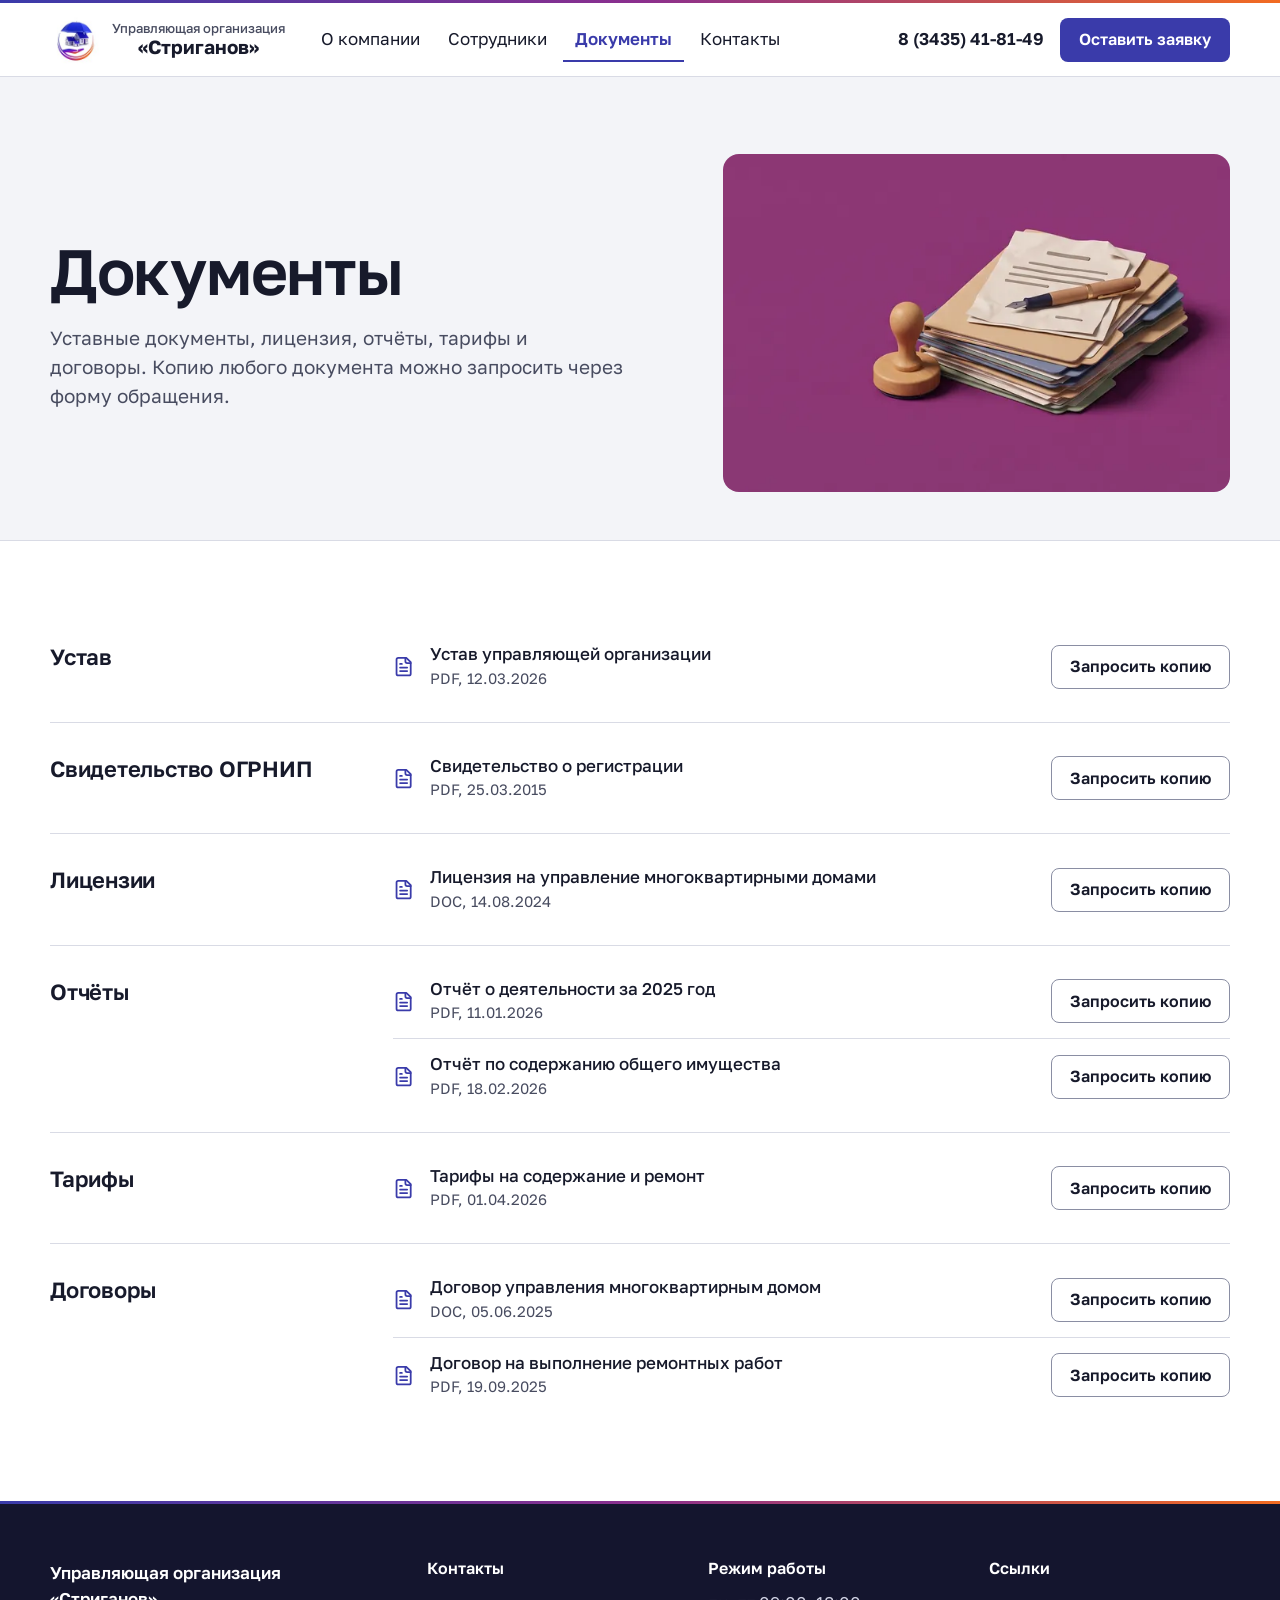
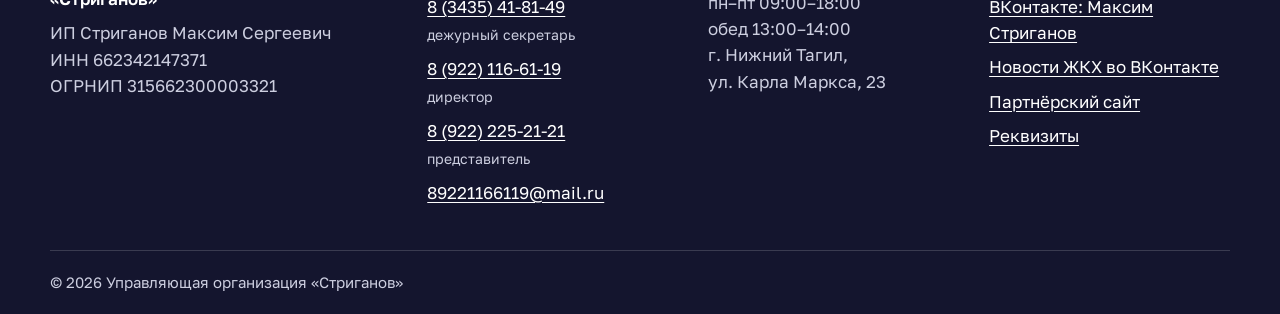
<file: documents.html>
<!DOCTYPE html>
<html lang="ru">
<head>
  <meta charset="UTF-8">
  <meta name="viewport" content="width=device-width, initial-scale=1">
  <title>Документы | УО «Стриганов»</title>
  <meta name="description" content="Документы управляющей организации УО «Стриганов»: устав, лицензия, отчёты, тарифы и договоры.">
  <link rel="icon" type="image/jpeg" href="img/logo-small.jpg">
  <link rel="preload" href="fonts/golos-text-cyrillic.woff2" as="font" type="font/woff2" crossorigin>
  <link rel="stylesheet" href="css/style.css">
  <script>document.documentElement.classList.add('js');</script>
</head>
<body>
  <a class="skip-link" href="#content">Перейти к содержанию</a>

  <header class="site-header">
    <div class="wrap header-inner">
      <a class="brand" href="index.html">
        <img src="img/logo-small.jpg" width="52" height="52" alt="">
        <span class="brand-text"><span class="brand-kind">Управляющая организация</span><span class="brand-name">«Стриганов»</span></span>
      </a>
      <button class="menu-toggle" type="button" aria-label="Открыть меню" aria-expanded="false" aria-controls="site-nav">
        <svg class="icon icon-open" aria-hidden="true" xmlns="http://www.w3.org/2000/svg" viewBox="0 0 24 24" fill="none" stroke="currentColor" stroke-width="2" stroke-linecap="round" stroke-linejoin="round" ><line x1="4" x2="20" y1="12" y2="12" /><line x1="4" x2="20" y1="6" y2="6" /><line x1="4" x2="20" y1="18" y2="18" /></svg>
        <svg class="icon icon-close" aria-hidden="true" xmlns="http://www.w3.org/2000/svg" viewBox="0 0 24 24" fill="none" stroke="currentColor" stroke-width="2" stroke-linecap="round" stroke-linejoin="round" ><path d="M18 6 6 18" /><path d="m6 6 12 12" /></svg>
      </button>
      <nav class="site-nav" id="site-nav" aria-label="Основное меню">
        <ul>
          <li><a href="about.html">О компании</a></li>
          <li><a href="team.html">Сотрудники</a></li>
          <li><a href="documents.html" aria-current="page">Документы</a></li>
          <li><a href="contacts.html">Контакты</a></li>
        </ul>
      </nav>
      <div class="header-actions">
        <a class="header-phone" href="tel:+73435418149">8 (3435) 41-81-49</a>
        <a class="btn btn-primary btn-small" href="contacts.html#request">Оставить заявку</a>
      </div>
    </div>
  </header>

  <main id="content">
    <section class="page-intro">
      <div class="wrap page-intro-grid">
        <div class="page-intro-copy">
          <h1>Документы</h1>
          <p class="lead">Уставные документы, лицензия, отчёты, тарифы и договоры. Копию любого документа можно запросить через форму обращения.</p>
        </div>
        <div class="page-art" style="--art-bg: #8a3774"><img class="art" src="img/art/page-documents-1280.webp" srcset="img/art/page-documents-640.webp 640w, img/art/page-documents-1280.webp 1280w" sizes="(max-width: 767px) calc(100vw - 32px), (max-width: 1260px) 45vw, 540px" width="1280" height="853" fetchpriority="high" alt=""></div>
      </div>
    </section>

    <section class="section">
      <div class="wrap">
        <!-- Когда файл появится на сайте, замените ссылку документа на
             <a class="btn btn-secondary btn-small" href="documents/имя-файла.pdf" download>Скачать</a> -->
        <section class="doc-group" id="charter">
          <h2>Устав</h2>
          <ul>
            <li class="doc"><svg class="icon" aria-hidden="true" xmlns="http://www.w3.org/2000/svg" viewBox="0 0 24 24" fill="none" stroke="currentColor" stroke-width="2" stroke-linecap="round" stroke-linejoin="round" ><path d="M15 2H6a2 2 0 0 0-2 2v16a2 2 0 0 0 2 2h12a2 2 0 0 0 2-2V7Z" /><path d="M14 2v4a2 2 0 0 0 2 2h4" /><path d="M10 9H8" /><path d="M16 13H8" /><path d="M16 17H8" /></svg><div><h3>Устав управляющей организации</h3><p>PDF, 12.03.2026</p></div><a class="btn btn-secondary btn-small" href="contacts.html?document=%D0%A3%D1%81%D1%82%D0%B0%D0%B2%20%D1%83%D0%BF%D1%80%D0%B0%D0%B2%D0%BB%D1%8F%D1%8E%D1%89%D0%B5%D0%B9%20%D0%BE%D1%80%D0%B3%D0%B0%D0%BD%D0%B8%D0%B7%D0%B0%D1%86%D0%B8%D0%B8#request" aria-label="Запросить копию: Устав управляющей организации">Запросить копию</a></li>
          </ul>
        </section>
        <section class="doc-group" id="registration">
          <h2>Свидетельство ОГРНИП</h2>
          <ul>
            <li class="doc"><svg class="icon" aria-hidden="true" xmlns="http://www.w3.org/2000/svg" viewBox="0 0 24 24" fill="none" stroke="currentColor" stroke-width="2" stroke-linecap="round" stroke-linejoin="round" ><path d="M15 2H6a2 2 0 0 0-2 2v16a2 2 0 0 0 2 2h12a2 2 0 0 0 2-2V7Z" /><path d="M14 2v4a2 2 0 0 0 2 2h4" /><path d="M10 9H8" /><path d="M16 13H8" /><path d="M16 17H8" /></svg><div><h3>Свидетельство о регистрации</h3><p>PDF, 25.03.2015</p></div><a class="btn btn-secondary btn-small" href="contacts.html?document=%D0%A1%D0%B2%D0%B8%D0%B4%D0%B5%D1%82%D0%B5%D0%BB%D1%8C%D1%81%D1%82%D0%B2%D0%BE%20%D0%BE%20%D1%80%D0%B5%D0%B3%D0%B8%D1%81%D1%82%D1%80%D0%B0%D1%86%D0%B8%D0%B8#request" aria-label="Запросить копию: Свидетельство о регистрации">Запросить копию</a></li>
          </ul>
        </section>
        <section class="doc-group" id="licenses">
          <h2>Лицензии</h2>
          <ul>
            <li class="doc"><svg class="icon" aria-hidden="true" xmlns="http://www.w3.org/2000/svg" viewBox="0 0 24 24" fill="none" stroke="currentColor" stroke-width="2" stroke-linecap="round" stroke-linejoin="round" ><path d="M15 2H6a2 2 0 0 0-2 2v16a2 2 0 0 0 2 2h12a2 2 0 0 0 2-2V7Z" /><path d="M14 2v4a2 2 0 0 0 2 2h4" /><path d="M10 9H8" /><path d="M16 13H8" /><path d="M16 17H8" /></svg><div><h3>Лицензия на управление многоквартирными домами</h3><p>DOC, 14.08.2024</p></div><a class="btn btn-secondary btn-small" href="contacts.html?document=%D0%9B%D0%B8%D1%86%D0%B5%D0%BD%D0%B7%D0%B8%D1%8F%20%D0%BD%D0%B0%20%D1%83%D0%BF%D1%80%D0%B0%D0%B2%D0%BB%D0%B5%D0%BD%D0%B8%D0%B5%20%D0%BC%D0%BD%D0%BE%D0%B3%D0%BE%D0%BA%D0%B2%D0%B0%D1%80%D1%82%D0%B8%D1%80%D0%BD%D1%8B%D0%BC%D0%B8%20%D0%B4%D0%BE%D0%BC%D0%B0%D0%BC%D0%B8#request" aria-label="Запросить копию: Лицензия на управление многоквартирными домами">Запросить копию</a></li>
          </ul>
        </section>
        <section class="doc-group" id="reports">
          <h2>Отчёты</h2>
          <ul>
            <li class="doc"><svg class="icon" aria-hidden="true" xmlns="http://www.w3.org/2000/svg" viewBox="0 0 24 24" fill="none" stroke="currentColor" stroke-width="2" stroke-linecap="round" stroke-linejoin="round" ><path d="M15 2H6a2 2 0 0 0-2 2v16a2 2 0 0 0 2 2h12a2 2 0 0 0 2-2V7Z" /><path d="M14 2v4a2 2 0 0 0 2 2h4" /><path d="M10 9H8" /><path d="M16 13H8" /><path d="M16 17H8" /></svg><div><h3>Отчёт о деятельности за 2025 год</h3><p>PDF, 11.01.2026</p></div><a class="btn btn-secondary btn-small" href="contacts.html?document=%D0%9E%D1%82%D1%87%D1%91%D1%82%20%D0%BE%20%D0%B4%D0%B5%D1%8F%D1%82%D0%B5%D0%BB%D1%8C%D0%BD%D0%BE%D1%81%D1%82%D0%B8%20%D0%B7%D0%B0%202025%20%D0%B3%D0%BE%D0%B4#request" aria-label="Запросить копию: Отчёт о деятельности за 2025 год">Запросить копию</a></li>
            <li class="doc"><svg class="icon" aria-hidden="true" xmlns="http://www.w3.org/2000/svg" viewBox="0 0 24 24" fill="none" stroke="currentColor" stroke-width="2" stroke-linecap="round" stroke-linejoin="round" ><path d="M15 2H6a2 2 0 0 0-2 2v16a2 2 0 0 0 2 2h12a2 2 0 0 0 2-2V7Z" /><path d="M14 2v4a2 2 0 0 0 2 2h4" /><path d="M10 9H8" /><path d="M16 13H8" /><path d="M16 17H8" /></svg><div><h3>Отчёт по содержанию общего имущества</h3><p>PDF, 18.02.2026</p></div><a class="btn btn-secondary btn-small" href="contacts.html?document=%D0%9E%D1%82%D1%87%D1%91%D1%82%20%D0%BF%D0%BE%20%D1%81%D0%BE%D0%B4%D0%B5%D1%80%D0%B6%D0%B0%D0%BD%D0%B8%D1%8E%20%D0%BE%D0%B1%D1%89%D0%B5%D0%B3%D0%BE%20%D0%B8%D0%BC%D1%83%D1%89%D0%B5%D1%81%D1%82%D0%B2%D0%B0#request" aria-label="Запросить копию: Отчёт по содержанию общего имущества">Запросить копию</a></li>
          </ul>
        </section>
        <section class="doc-group" id="tariffs">
          <h2>Тарифы</h2>
          <ul>
            <li class="doc"><svg class="icon" aria-hidden="true" xmlns="http://www.w3.org/2000/svg" viewBox="0 0 24 24" fill="none" stroke="currentColor" stroke-width="2" stroke-linecap="round" stroke-linejoin="round" ><path d="M15 2H6a2 2 0 0 0-2 2v16a2 2 0 0 0 2 2h12a2 2 0 0 0 2-2V7Z" /><path d="M14 2v4a2 2 0 0 0 2 2h4" /><path d="M10 9H8" /><path d="M16 13H8" /><path d="M16 17H8" /></svg><div><h3>Тарифы на содержание и ремонт</h3><p>PDF, 01.04.2026</p></div><a class="btn btn-secondary btn-small" href="contacts.html?document=%D0%A2%D0%B0%D1%80%D0%B8%D1%84%D1%8B%20%D0%BD%D0%B0%20%D1%81%D0%BE%D0%B4%D0%B5%D1%80%D0%B6%D0%B0%D0%BD%D0%B8%D0%B5%20%D0%B8%20%D1%80%D0%B5%D0%BC%D0%BE%D0%BD%D1%82#request" aria-label="Запросить копию: Тарифы на содержание и ремонт">Запросить копию</a></li>
          </ul>
        </section>
        <section class="doc-group" id="contracts">
          <h2>Договоры</h2>
          <ul>
            <li class="doc"><svg class="icon" aria-hidden="true" xmlns="http://www.w3.org/2000/svg" viewBox="0 0 24 24" fill="none" stroke="currentColor" stroke-width="2" stroke-linecap="round" stroke-linejoin="round" ><path d="M15 2H6a2 2 0 0 0-2 2v16a2 2 0 0 0 2 2h12a2 2 0 0 0 2-2V7Z" /><path d="M14 2v4a2 2 0 0 0 2 2h4" /><path d="M10 9H8" /><path d="M16 13H8" /><path d="M16 17H8" /></svg><div><h3>Договор управления многоквартирным домом</h3><p>DOC, 05.06.2025</p></div><a class="btn btn-secondary btn-small" href="contacts.html?document=%D0%94%D0%BE%D0%B3%D0%BE%D0%B2%D0%BE%D1%80%20%D1%83%D0%BF%D1%80%D0%B0%D0%B2%D0%BB%D0%B5%D0%BD%D0%B8%D1%8F%20%D0%BC%D0%BD%D0%BE%D0%B3%D0%BE%D0%BA%D0%B2%D0%B0%D1%80%D1%82%D0%B8%D1%80%D0%BD%D1%8B%D0%BC%20%D0%B4%D0%BE%D0%BC%D0%BE%D0%BC#request" aria-label="Запросить копию: Договор управления многоквартирным домом">Запросить копию</a></li>
            <li class="doc"><svg class="icon" aria-hidden="true" xmlns="http://www.w3.org/2000/svg" viewBox="0 0 24 24" fill="none" stroke="currentColor" stroke-width="2" stroke-linecap="round" stroke-linejoin="round" ><path d="M15 2H6a2 2 0 0 0-2 2v16a2 2 0 0 0 2 2h12a2 2 0 0 0 2-2V7Z" /><path d="M14 2v4a2 2 0 0 0 2 2h4" /><path d="M10 9H8" /><path d="M16 13H8" /><path d="M16 17H8" /></svg><div><h3>Договор на выполнение ремонтных работ</h3><p>PDF, 19.09.2025</p></div><a class="btn btn-secondary btn-small" href="contacts.html?document=%D0%94%D0%BE%D0%B3%D0%BE%D0%B2%D0%BE%D1%80%20%D0%BD%D0%B0%20%D0%B2%D1%8B%D0%BF%D0%BE%D0%BB%D0%BD%D0%B5%D0%BD%D0%B8%D0%B5%20%D1%80%D0%B5%D0%BC%D0%BE%D0%BD%D1%82%D0%BD%D1%8B%D1%85%20%D1%80%D0%B0%D0%B1%D0%BE%D1%82#request" aria-label="Запросить копию: Договор на выполнение ремонтных работ">Запросить копию</a></li>
          </ul>
        </section>
      </div>
    </section>
  </main>

  <footer class="site-footer on-brand">
    <div class="wrap footer-grid">
      <div>
        <p class="footer-org">Управляющая организация «Стриганов»</p>
        <p>ИП Стриганов Максим Сергеевич</p>
        <p>ИНН 662342147371</p>
        <p>ОГРНИП 315662300003321</p>
      </div>
      <div>
        <h2>Контакты</h2>
        <ul>
          <li><a href="tel:+73435418149">8 (3435) 41-81-49</a> <span class="phone-role">дежурный секретарь</span></li>
          <li><a href="tel:+79221166119">8 (922) 116-61-19</a> <span class="phone-role">директор</span></li>
          <li><a href="tel:+79222252121">8 (922) 225-21-21</a> <span class="phone-role">представитель</span></li>
          <li><a href="mailto:89221166119@mail.ru">89221166119@mail.ru</a></li>
        </ul>
      </div>
      <div>
        <h2>Режим работы</h2>
        <p>пн–пт 09:00–18:00</p>
        <p>обед 13:00–14:00</p>
        <p>г.&nbsp;Нижний&nbsp;Тагил, ул.&nbsp;Карла&nbsp;Маркса,&nbsp;23</p>
      </div>
      <div>
        <h2>Ссылки</h2>
        <ul>
          <li><a href="https://vk.com/maximstriganov" target="_blank" rel="noreferrer">ВКонтакте: Максим Стриганов</a></li>
          <li><a href="https://vk.com/gkx_nizhniy_tagil" target="_blank" rel="noreferrer">Новости ЖКХ во ВКонтакте</a></li>
          <li><a href="https://tagil.holme.ru/uk/5b767b6df61e829e1cb9923a/" target="_blank" rel="noreferrer">Партнёрский сайт</a></li>
          <li><a href="about.html">Реквизиты</a></li>
        </ul>
      </div>
    </div>
    <div class="wrap footer-bottom">
      <p>© 2026 Управляющая организация «Стриганов»</p>
    </div>
  </footer>

  <div class="action-bar">
    <a class="btn btn-secondary" href="tel:+73435418149"><svg class="icon" aria-hidden="true" xmlns="http://www.w3.org/2000/svg" viewBox="0 0 24 24" fill="none" stroke="currentColor" stroke-width="2" stroke-linecap="round" stroke-linejoin="round" ><path d="M22 16.92v3a2 2 0 0 1-2.18 2 19.79 19.79 0 0 1-8.63-3.07 19.5 19.5 0 0 1-6-6 19.79 19.79 0 0 1-3.07-8.67A2 2 0 0 1 4.11 2h3a2 2 0 0 1 2 1.72 12.84 12.84 0 0 0 .7 2.81 2 2 0 0 1-.45 2.11L8.09 9.91a16 16 0 0 0 6 6l1.27-1.27a2 2 0 0 1 2.11-.45 12.84 12.84 0 0 0 2.81.7A2 2 0 0 1 22 16.92z" /></svg>Позвонить</a>
    <a class="btn btn-primary" href="contacts.html#request">Оставить заявку</a>
  </div>

  <script src="js/main.js" defer></script>
</body>
</html>
</file>
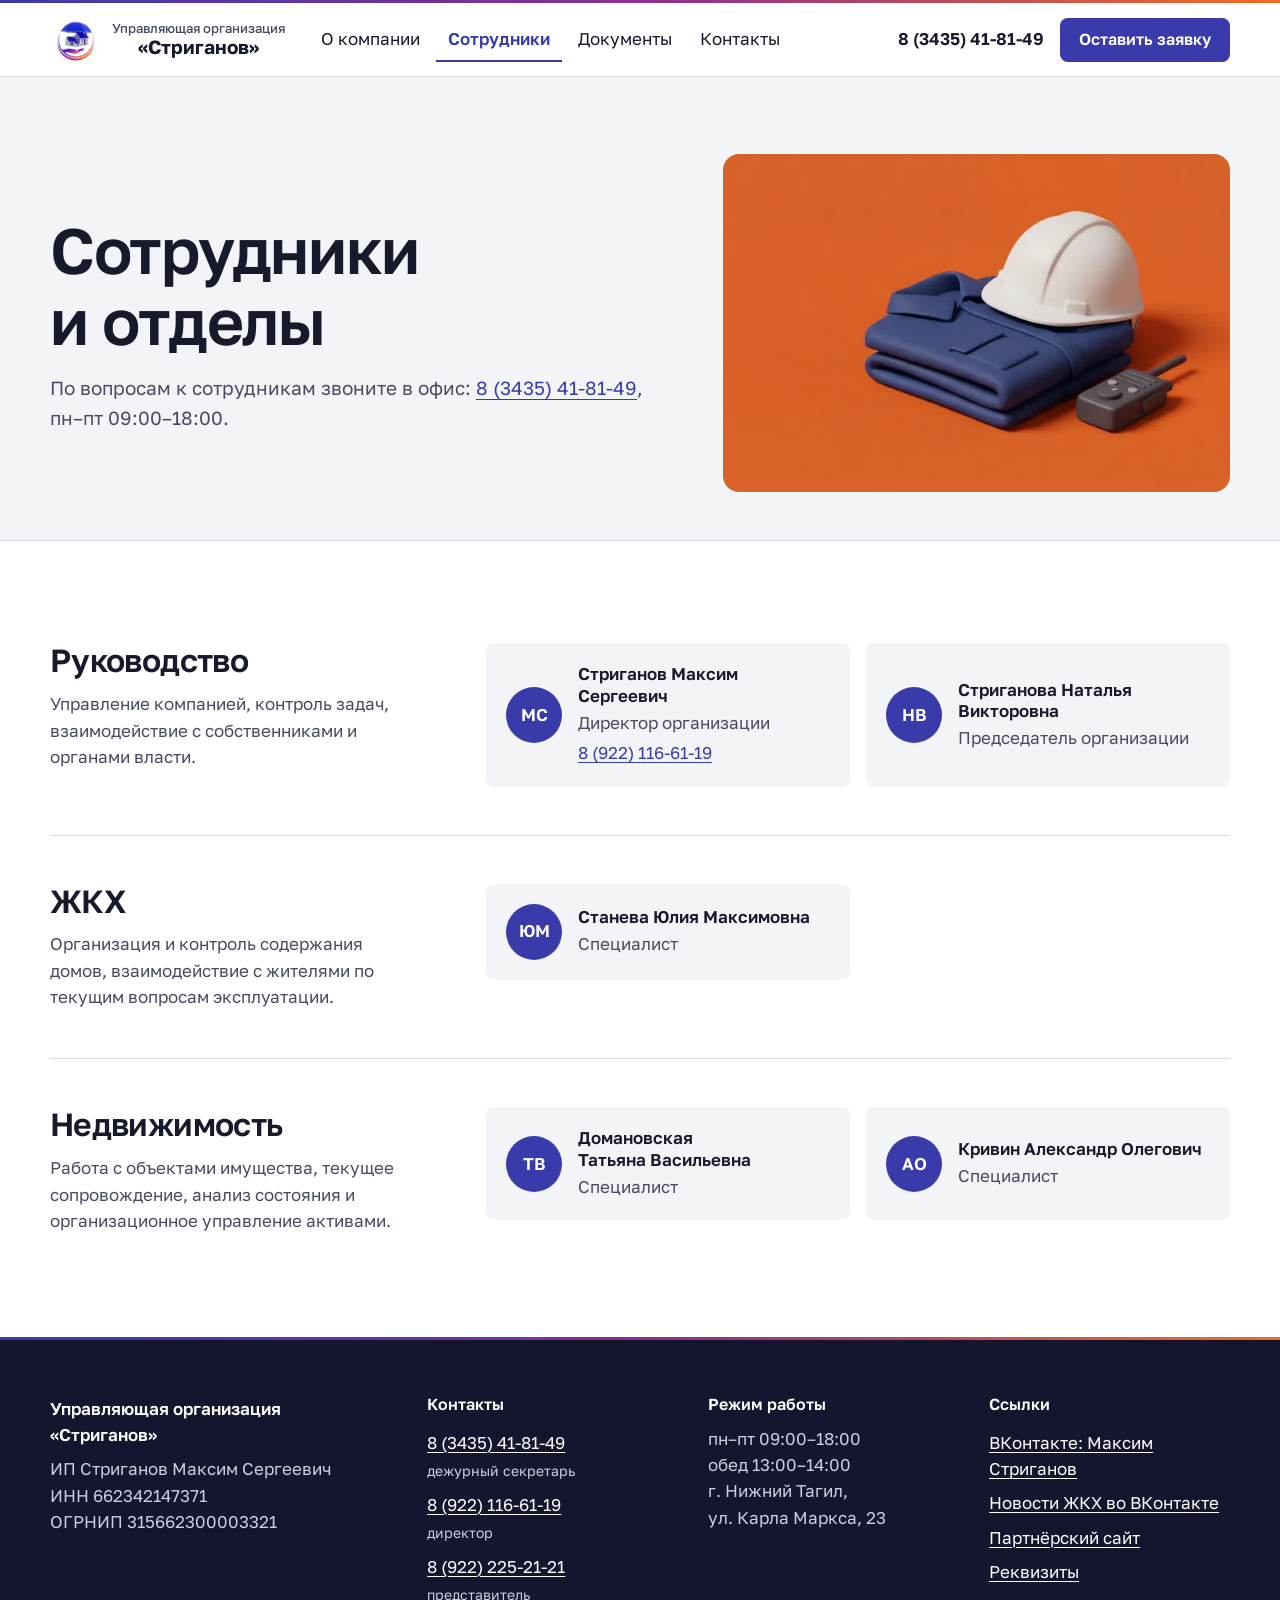
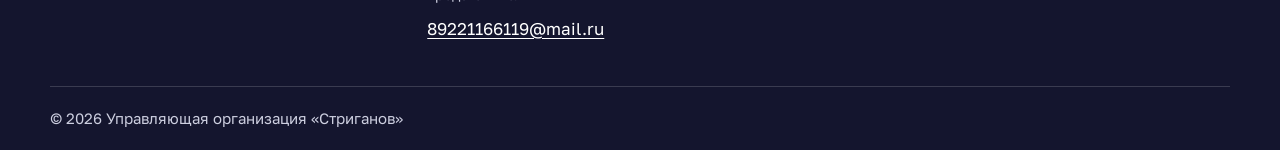
<file: team.html>
<!DOCTYPE html>
<html lang="ru">
<head>
  <meta charset="UTF-8">
  <meta name="viewport" content="width=device-width, initial-scale=1">
  <title>Сотрудники и отделы | УО «Стриганов»</title>
  <meta name="description" content="Сотрудники и отделы управляющей организации УО «Стриганов»: руководство, ЖКХ и недвижимость.">
  <link rel="icon" type="image/jpeg" href="img/logo-small.jpg">
  <link rel="preload" href="fonts/golos-text-cyrillic.woff2" as="font" type="font/woff2" crossorigin>
  <link rel="stylesheet" href="css/style.css">
  <script>document.documentElement.classList.add('js');</script>
</head>
<body>
  <a class="skip-link" href="#content">Перейти к содержанию</a>

  <header class="site-header">
    <div class="wrap header-inner">
      <a class="brand" href="index.html">
        <img src="img/logo-small.jpg" width="52" height="52" alt="">
        <span class="brand-text"><span class="brand-kind">Управляющая организация</span><span class="brand-name">«Стриганов»</span></span>
      </a>
      <button class="menu-toggle" type="button" aria-label="Открыть меню" aria-expanded="false" aria-controls="site-nav">
        <svg class="icon icon-open" aria-hidden="true" xmlns="http://www.w3.org/2000/svg" viewBox="0 0 24 24" fill="none" stroke="currentColor" stroke-width="2" stroke-linecap="round" stroke-linejoin="round" ><line x1="4" x2="20" y1="12" y2="12" /><line x1="4" x2="20" y1="6" y2="6" /><line x1="4" x2="20" y1="18" y2="18" /></svg>
        <svg class="icon icon-close" aria-hidden="true" xmlns="http://www.w3.org/2000/svg" viewBox="0 0 24 24" fill="none" stroke="currentColor" stroke-width="2" stroke-linecap="round" stroke-linejoin="round" ><path d="M18 6 6 18" /><path d="m6 6 12 12" /></svg>
      </button>
      <nav class="site-nav" id="site-nav" aria-label="Основное меню">
        <ul>
          <li><a href="about.html">О компании</a></li>
          <li><a href="team.html" aria-current="page">Сотрудники</a></li>
          <li><a href="documents.html">Документы</a></li>
          <li><a href="contacts.html">Контакты</a></li>
        </ul>
      </nav>
      <div class="header-actions">
        <a class="header-phone" href="tel:+73435418149">8 (3435) 41-81-49</a>
        <a class="btn btn-primary btn-small" href="contacts.html#request">Оставить заявку</a>
      </div>
    </div>
  </header>

  <main id="content">
    <section class="page-intro">
      <div class="wrap page-intro-grid">
        <div class="page-intro-copy">
          <h1>Сотрудники и отделы</h1>
          <p class="lead">По вопросам к сотрудникам звоните в офис: <a href="tel:+73435418149">8 (3435) 41-81-49</a>, пн–пт 09:00–18:00.</p>
        </div>
        <div class="page-art" style="--art-bg: #d86228"><img class="art" src="img/art/page-team-1280.webp" srcset="img/art/page-team-640.webp 640w, img/art/page-team-1280.webp 1280w" sizes="(max-width: 767px) calc(100vw - 32px), (max-width: 1260px) 45vw, 540px" width="1280" height="853" fetchpriority="high" alt=""></div>
      </div>
    </section>

    <section class="section">
      <div class="wrap">
        <section class="team-group">
          <div class="team-group-copy">
            <h2>Руководство</h2>
            <p>Управление компанией, контроль задач, взаимодействие с собственниками и органами власти.</p>
          </div>
          <ul class="people">
            <li class="person"><span class="person-initials" aria-hidden="true">МС</span><div><h3>Стриганов Максим Сергеевич</h3><p>Директор организации</p><p><a href="tel:+79221166119">8 (922) 116-61-19</a></p></div></li>
            <li class="person"><span class="person-initials" aria-hidden="true">НВ</span><div><h3>Стриганова Наталья Викторовна</h3><p>Председатель организации</p></div></li>
          </ul>
        </section>
        <section class="team-group">
          <div class="team-group-copy">
            <h2>ЖКХ</h2>
            <p>Организация и контроль содержания домов, взаимодействие с жителями по текущим вопросам эксплуатации.</p>
          </div>
          <ul class="people">
            <li class="person"><span class="person-initials" aria-hidden="true">ЮМ</span><div><h3>Станева Юлия Максимовна</h3><p>Специалист</p></div></li>
          </ul>
        </section>
        <section class="team-group">
          <div class="team-group-copy">
            <h2>Недвижимость</h2>
            <p>Работа с объектами имущества, текущее сопровождение, анализ состояния и организационное управление активами.</p>
          </div>
          <ul class="people">
            <li class="person"><span class="person-initials" aria-hidden="true">ТВ</span><div><h3>Домановская Татьяна Васильевна</h3><p>Специалист</p></div></li>
            <li class="person"><span class="person-initials" aria-hidden="true">АО</span><div><h3>Кривин Александр Олегович</h3><p>Специалист</p></div></li>
          </ul>
        </section>
      </div>
    </section>
  </main>

  <footer class="site-footer on-brand">
    <div class="wrap footer-grid">
      <div>
        <p class="footer-org">Управляющая организация «Стриганов»</p>
        <p>ИП Стриганов Максим Сергеевич</p>
        <p>ИНН 662342147371</p>
        <p>ОГРНИП 315662300003321</p>
      </div>
      <div>
        <h2>Контакты</h2>
        <ul>
          <li><a href="tel:+73435418149">8 (3435) 41-81-49</a> <span class="phone-role">дежурный секретарь</span></li>
          <li><a href="tel:+79221166119">8 (922) 116-61-19</a> <span class="phone-role">директор</span></li>
          <li><a href="tel:+79222252121">8 (922) 225-21-21</a> <span class="phone-role">представитель</span></li>
          <li><a href="mailto:89221166119@mail.ru">89221166119@mail.ru</a></li>
        </ul>
      </div>
      <div>
        <h2>Режим работы</h2>
        <p>пн–пт 09:00–18:00</p>
        <p>обед 13:00–14:00</p>
        <p>г.&nbsp;Нижний&nbsp;Тагил, ул.&nbsp;Карла&nbsp;Маркса,&nbsp;23</p>
      </div>
      <div>
        <h2>Ссылки</h2>
        <ul>
          <li><a href="https://vk.com/maximstriganov" target="_blank" rel="noreferrer">ВКонтакте: Максим Стриганов</a></li>
          <li><a href="https://vk.com/gkx_nizhniy_tagil" target="_blank" rel="noreferrer">Новости ЖКХ во ВКонтакте</a></li>
          <li><a href="https://tagil.holme.ru/uk/5b767b6df61e829e1cb9923a/" target="_blank" rel="noreferrer">Партнёрский сайт</a></li>
          <li><a href="about.html">Реквизиты</a></li>
        </ul>
      </div>
    </div>
    <div class="wrap footer-bottom">
      <p>© 2026 Управляющая организация «Стриганов»</p>
    </div>
  </footer>

  <div class="action-bar">
    <a class="btn btn-secondary" href="tel:+73435418149"><svg class="icon" aria-hidden="true" xmlns="http://www.w3.org/2000/svg" viewBox="0 0 24 24" fill="none" stroke="currentColor" stroke-width="2" stroke-linecap="round" stroke-linejoin="round" ><path d="M22 16.92v3a2 2 0 0 1-2.18 2 19.79 19.79 0 0 1-8.63-3.07 19.5 19.5 0 0 1-6-6 19.79 19.79 0 0 1-3.07-8.67A2 2 0 0 1 4.11 2h3a2 2 0 0 1 2 1.72 12.84 12.84 0 0 0 .7 2.81 2 2 0 0 1-.45 2.11L8.09 9.91a16 16 0 0 0 6 6l1.27-1.27a2 2 0 0 1 2.11-.45 12.84 12.84 0 0 0 2.81.7A2 2 0 0 1 22 16.92z" /></svg>Позвонить</a>
    <a class="btn btn-primary" href="contacts.html#request">Оставить заявку</a>
  </div>

  <script src="js/main.js" defer></script>
</body>
</html>
</file>
<file: css/style.css>
/* Шрифт Golos Text (SIL OFL) хранится в проекте, сторонние серверы не нужны. */
@font-face {
  font-family: "Golos Text";
  src: url("../fonts/golos-text-cyrillic.woff2") format("woff2");
  font-weight: 400 700;
  font-display: swap;
  unicode-range: U+0301, U+0400-045F, U+0490-0491, U+04B0-04B1, U+2116;
}
@font-face {
  font-family: "Golos Text";
  src: url("../fonts/golos-text-latin.woff2") format("woff2");
  font-weight: 400 700;
  font-display: swap;
  unicode-range: U+0000-00FF, U+0131, U+2000-206F, U+20AC, U+2122, U+2191, U+2193, U+2212, U+2215, U+FEFF, U+FFFD;
}

:root {
  --ink: #171a2b;
  --muted: #484c60;
  --paper: #ffffff;
  --surface: #f3f4f8;
  --line: #d9dbe5;
  --line-strong: #8a8ea3;
  --brand: #3a3baa;
  --brand-deep: #29297f;
  --brand-tint: #e9e9f7;
  --on-brand-muted: #d5d6f3;
  --accent: #f26b21;
  --error: #b3261e;
  --success: #17693a;
  --brand-line: linear-gradient(90deg, #3a3baa 0%, #8b2f8e 50%, #f26b21 100%);
  --radius: 8px;
  --radius-lg: 16px;
  --wrap: 1180px;
  --gutter: clamp(16px, 4vw, 40px);
  --section: clamp(56px, 8vw, 104px);
  --header-h: 76px;
}

*,
*::before,
*::after {
  box-sizing: border-box;
}

html {
  scroll-padding-top: calc(var(--header-h) + 16px);
  -webkit-text-size-adjust: 100%;
}

body {
  margin: 0;
  background: var(--paper);
  color: var(--ink);
  font-family: "Golos Text", "Segoe UI", Roboto, Arial, sans-serif;
  font-size: 1.0625rem;
  line-height: 1.55;
  -webkit-font-smoothing: antialiased;
}

img,
svg {
  display: block;
  max-width: 100%;
}

img {
  height: auto;
}

h1,
h2,
h3,
p,
ul,
ol,
dl,
dd,
figure {
  margin: 0;
}

ul,
ol {
  padding: 0;
  list-style: none;
}

h1,
h2,
h3 {
  font-weight: 600;
  line-height: 1.12;
  letter-spacing: -0.02em;
  text-wrap: balance;
}

h1 {
  font-size: clamp(2.25rem, 5.2vw, 4rem);
}

h2 {
  font-size: clamp(1.75rem, 3.4vw, 2.625rem);
}

h3 {
  font-size: 1.25rem;
  line-height: 1.25;
  letter-spacing: -0.01em;
}

p {
  text-wrap: pretty;
}

a {
  color: var(--brand);
  text-decoration-thickness: 1px;
  text-underline-offset: 0.2em;
}

a:hover {
  color: var(--brand-deep);
  text-decoration-thickness: 2px;
}

:focus-visible {
  outline: 3px solid var(--brand);
  outline-offset: 2px;
  border-radius: 2px;
}

.on-brand :focus-visible {
  outline-color: #ffffff;
}

.wrap {
  width: min(100%, calc(var(--wrap) + 2 * var(--gutter)));
  margin-inline: auto;
  padding-inline: var(--gutter);
}

.icon {
  flex: none;
  width: 1.25em;
  height: 1.25em;
}

.visually-hidden {
  position: absolute;
  width: 1px;
  height: 1px;
  overflow: hidden;
  clip-path: inset(50%);
  white-space: nowrap;
}

.skip-link {
  position: absolute;
  top: 8px;
  left: 8px;
  z-index: 100;
  padding: 10px 16px;
  border-radius: var(--radius);
  background: var(--brand);
  color: #ffffff;
  transform: translateY(-200%);
}

.skip-link:focus {
  color: #ffffff;
  transform: none;
}

/* Кнопки */
.btn {
  display: inline-flex;
  align-items: center;
  justify-content: center;
  gap: 10px;
  min-height: 52px;
  padding: 12px 24px;
  border: 1px solid transparent;
  border-radius: var(--radius);
  font: inherit;
  font-weight: 600;
  line-height: 1.2;
  text-align: center;
  text-decoration: none;
  cursor: pointer;
  transition: background-color 0.16s ease, border-color 0.16s ease, color 0.16s ease, transform 0.1s ease;
}

.btn:active {
  transform: translateY(1px);
}

.btn-primary {
  background: var(--brand);
  color: #ffffff;
}

.btn-primary:hover {
  background: var(--brand-deep);
  color: #ffffff;
}

.btn-secondary {
  border-color: var(--line-strong);
  background: transparent;
  color: var(--ink);
}

.btn-secondary:hover {
  border-color: var(--brand);
  background: var(--brand-tint);
  color: var(--brand-deep);
}

.btn-invert {
  background: #ffffff;
  color: var(--brand-deep);
}

.btn-invert:hover {
  background: var(--brand-tint);
  color: var(--brand-deep);
}

.btn-outline-light {
  border-color: rgba(255, 255, 255, 0.6);
  background: transparent;
  color: #ffffff;
}

.btn-outline-light:hover {
  border-color: #ffffff;
  background: rgba(255, 255, 255, 0.12);
  color: #ffffff;
}

.btn-small {
  min-height: 44px;
  padding: 8px 18px;
  font-size: 1rem;
}

/* Шапка */
.site-header {
  position: sticky;
  top: 0;
  z-index: 50;
  background: var(--paper);
  border-bottom: 1px solid var(--line);
}

.site-header::before {
  content: "";
  display: block;
  height: 3px;
  background: var(--brand-line);
}

.header-inner {
  display: flex;
  align-items: center;
  gap: 24px;
  min-height: calc(var(--header-h) - 3px);
}

.brand {
  display: inline-flex;
  flex: none;
  align-items: center;
  gap: 10px;
  color: var(--ink);
  font-weight: 600;
  line-height: 1.15;
  text-decoration: none;
}

.brand:hover {
  color: var(--brand-deep);
}

.brand img {
  width: 52px;
  height: 52px;
}

.brand-text {
  display: grid;
  justify-items: center;
  text-align: center;
  line-height: 1.15;
}

.brand-kind {
  color: var(--muted);
  font-size: 0.8125rem;
  font-weight: 500;
}

.brand-name {
  font-size: 1.1875rem;
  font-weight: 700;
}

.phone-role {
  display: block;
  margin-bottom: 6px;
  color: var(--muted);
  font-size: 0.875rem;
}

.site-footer .phone-role {
  color: inherit;
}

/* Ремонт, аренда и недвижимость */
.offer-grid {
  display: grid;
  grid-template-columns: repeat(3, minmax(0, 1fr));
  gap: 16px;
}

.offer {
  display: grid;
  grid-template-columns: auto minmax(0, 1fr);
  gap: 16px;
  align-items: start;
  padding: 24px;
  border-radius: var(--radius);
  background: var(--paper);
}

.offer-icon {
  display: grid;
  place-items: center;
  width: 48px;
  height: 48px;
  border-radius: 50%;
  background: #3645a6;
  color: #ffffff;
}

/* Цвета по кругу, как фоны картинок в «Услугах для жителей» */
.offer:nth-child(3n + 2) .offer-icon {
  background: #db642b;
}

.offer:nth-child(3n) .offer-icon {
  background: #8c3c75;
}

.offer h3 {
  font-size: 1.125rem;
}

.offer p {
  margin-top: 6px;
  color: var(--muted);
}

.offer-actions {
  display: flex;
  flex-wrap: wrap;
  gap: 12px;
  margin-top: 32px;
}

.site-nav {
  flex: 1;
}

.site-nav ul {
  display: flex;
  gap: 4px;
}

.site-nav a {
  display: flex;
  align-items: center;
  min-height: 44px;
  padding-inline: 12px;
  border-radius: var(--radius);
  color: var(--ink);
  text-decoration: none;
  white-space: nowrap;
}

.site-nav a:hover {
  background: var(--surface);
  color: var(--brand-deep);
}

.site-nav a[aria-current="page"] {
  color: var(--brand);
  font-weight: 600;
  box-shadow: inset 0 -2px 0 var(--brand);
  border-radius: 0;
}

.header-actions {
  display: flex;
  flex: none;
  align-items: center;
  gap: 16px;
}

.header-phone {
  display: inline-flex;
  align-items: center;
  min-height: 44px;
  color: var(--ink);
  font-weight: 600;
  text-decoration: none;
  white-space: nowrap;
}

.header-phone:hover {
  color: var(--brand);
}

.menu-toggle {
  display: none;
  flex: none;
  align-items: center;
  justify-content: center;
  width: 48px;
  height: 48px;
  margin-left: auto;
  padding: 0;
  border: 1px solid var(--line);
  border-radius: var(--radius);
  background: var(--paper);
  color: var(--ink);
  cursor: pointer;
}

.menu-toggle .icon-close {
  display: none;
}

.menu-toggle[aria-expanded="true"] .icon-open {
  display: none;
}

.menu-toggle[aria-expanded="true"] .icon-close {
  display: block;
}

/* Общие секции */
.section {
  padding-block: var(--section);
}

.section-surface {
  background: var(--surface);
}

.section-head {
  display: grid;
  gap: 16px;
  max-width: 44rem;
  margin-bottom: clamp(32px, 4vw, 56px);
}

.section-head p,
.lead {
  color: var(--muted);
  font-size: 1.1875rem;
}

.text-link {
  display: inline-flex;
  align-items: center;
  gap: 8px;
  min-height: 44px;
  font-weight: 600;
}

.text-link .icon {
  transition: transform 0.16s ease;
}

.text-link:hover .icon {
  transform: translateX(3px);
}

/* Иллюстрации: цвет блока (--art-bg) задаётся в разметке по фону картинки */
.art {
  width: 100%;
  height: 100%;
  object-fit: cover;
}

/* Баннер: текст слева, иллюстрация справа */
.banner {
  position: relative;
  display: grid;
  grid-template-columns: minmax(0, 1.1fr) minmax(0, 1fr);
  overflow: hidden;
  border-radius: var(--radius-lg);
  background: var(--art-bg);
  color: #ffffff;
}

.banner > .art {
  position: absolute;
  inset: 0;
  object-position: right center;
}

.banner-copy {
  position: relative;
  z-index: 1;
  display: grid;
  align-content: center;
  justify-items: start;
  gap: 24px;
  padding: clamp(32px, 5vw, 64px);
}

.banner .lead {
  color: var(--on-brand-muted);
}

/* Главный экран */
.hero {
  padding-block: clamp(16px, 3vw, 32px) clamp(40px, 6vw, 72px);
}

.hero .banner {
  min-height: clamp(420px, 42vw, 560px);
}

.hero .lead {
  max-width: 34rem;
}

.hero-actions {
  display: flex;
  flex-wrap: wrap;
  gap: 12px;
}

.tasks {
  margin-top: 16px;
}

.task-list {
  display: grid;
  grid-template-columns: repeat(4, minmax(0, 1fr));
  gap: 12px;
}

.task-list a {
  display: flex;
  align-items: center;
  justify-content: space-between;
  gap: 16px;
  height: 100%;
  min-height: 72px;
  padding: 16px 20px;
  border: 1px solid var(--line);
  border-radius: var(--radius);
  color: var(--ink);
  font-weight: 500;
  line-height: 1.3;
  text-decoration: none;
  transition: background-color 0.16s ease, border-color 0.16s ease;
}

.task-list a:hover {
  border-color: var(--brand);
  background: var(--brand-tint);
  color: var(--brand-deep);
}

.task-list .icon {
  color: var(--brand);
  transition: transform 0.16s ease;
}

.task-list a:hover .icon {
  transform: translateX(3px);
}

/* Полоса фактов */
.facts {
  border-block: 1px solid var(--line);
}

.facts-grid {
  display: grid;
  grid-template-columns: repeat(3, minmax(0, 1fr));
}

.fact {
  display: grid;
  grid-template-columns: auto 1fr;
  gap: 14px;
  padding: 28px 24px 28px 0;
}

.fact + .fact {
  padding-left: 24px;
  border-left: 1px solid var(--line);
}

.fact > .icon {
  margin-top: 3px;
  color: var(--brand);
}

.fact dt {
  margin-bottom: 4px;
  font-weight: 600;
}

.fact dd {
  color: var(--muted);
}

.fact dd a {
  color: var(--ink);
}

/* Услуги */
.service-grid {
  display: grid;
  grid-template-columns: repeat(3, minmax(0, 1fr));
  gap: clamp(32px, 4vw, 48px) clamp(16px, 2.5vw, 32px);
}

.service {
  display: grid;
  align-content: start;
  gap: 10px;
}

.service-art,
.notice-art,
.page-art {
  aspect-ratio: 3 / 2;
  overflow: hidden;
  border-radius: var(--radius-lg);
  background: var(--art-bg);
}

.service-art {
  margin-bottom: 10px;
}


.service p {
  color: var(--muted);
}

/* О нас */
.about-grid {
  display: grid;
  grid-template-columns: minmax(0, 1fr) minmax(0, 1.2fr);
  gap: clamp(32px, 6vw, 88px);
  align-items: center;
}

.about-video {
  display: block;
  width: min(100%, 380px);
  height: auto;
  aspect-ratio: 9 / 16;
  margin-inline: auto;
  border-radius: var(--radius-lg);
  background: #000000;
  object-fit: cover;
}

.about-copy {
  display: grid;
  gap: 18px;
}

.about-copy p {
  color: var(--muted);
}

/* Принципы */
.band {
  background: var(--brand-deep);
  color: #ffffff;
}

.band .section-head p {
  color: var(--on-brand-muted);
}

.principles {
  display: grid;
  grid-template-columns: repeat(4, minmax(0, 1fr));
  gap: clamp(24px, 3vw, 40px);
}

.principles li {
  display: grid;
  align-content: start;
  gap: 10px;
  padding-top: 20px;
  border-top: 2px solid var(--accent);
}

.principles p {
  color: var(--on-brand-muted);
}

/* Объявления */
.notice-head {
  display: flex;
  flex-wrap: wrap;
  align-items: end;
  justify-content: space-between;
  gap: 16px 32px;
  margin-bottom: clamp(24px, 3vw, 40px);
}

.notices li {
  display: grid;
  grid-template-columns: clamp(140px, 18vw, 220px) minmax(0, 1fr);
  gap: 8px clamp(20px, 3vw, 32px);
  align-items: center;
  padding-block: 24px;
  border-top: 1px solid var(--line);
}

.notices li:last-child {
  border-bottom: 1px solid var(--line);
}

.notice-art {
  border-radius: var(--radius);
}

.notice-tag {
  display: block;
  margin-bottom: 4px;
  color: var(--brand);
  font-weight: 600;
}

.notices h3 {
  margin-bottom: 8px;
}

.notices p {
  max-width: 44rem;
  color: var(--muted);
}

/* Финальный блок */
.close-panel {
  min-height: clamp(320px, 38vw, 480px);
}

.close-panel p {
  margin-top: 12px;
  color: var(--on-brand-muted);
}

.close-panel a:not(.btn) {
  color: #ffffff;
  font-weight: 600;
  white-space: nowrap;
}

/* Внутренние страницы */
.page-intro {
  padding-block: clamp(40px, 6vw, 80px) clamp(32px, 4vw, 48px);
  border-bottom: 1px solid var(--line);
  background: var(--surface);
}

.page-intro-grid {
  display: grid;
  grid-template-columns: minmax(0, 1.2fr) minmax(0, 1fr);
  gap: clamp(24px, 5vw, 64px);
  align-items: center;
}

.page-intro h1 {
  margin-bottom: 16px;
}

.page-intro .lead {
  max-width: 46rem;
}

.page-intro > .wrap > :last-child {
  margin-bottom: 0;
}

/* Реквизиты */
.details-stack {
  display: grid;
  gap: clamp(40px, 6vw, 72px);
}

.info-table {
  width: 100%;
  border-collapse: collapse;
}

.info-table caption {
  margin-bottom: 20px;
  font-size: clamp(1.5rem, 2.6vw, 2rem);
  font-weight: 600;
  letter-spacing: -0.015em;
  text-align: left;
}

.info-table th,
.info-table td {
  padding-block: 14px;
  border-top: 1px solid var(--line);
  text-align: left;
  vertical-align: top;
}

.info-table tr:last-child th,
.info-table tr:last-child td {
  border-bottom: 1px solid var(--line);
}

.info-table th {
  width: 32%;
  padding-right: 24px;
  color: var(--muted);
  font-weight: 400;
}

.info-table td {
  overflow-wrap: anywhere;
}

/* Сотрудники */
.team-group {
  display: grid;
  grid-template-columns: minmax(0, 1fr) minmax(0, 2fr);
  gap: 24px clamp(32px, 5vw, 72px);
  padding-block: clamp(32px, 4vw, 48px);
  border-top: 1px solid var(--line);
}

.team-group:first-child {
  padding-top: 0;
  border-top: 0;
}

.team-group:last-child {
  padding-bottom: 0;
}

.team-group-copy {
  display: grid;
  align-content: start;
  gap: 12px;
}

.team-group-copy h2 {
  font-size: clamp(1.5rem, 2.6vw, 2rem);
}

.team-group-copy p {
  color: var(--muted);
}

.people {
  display: grid;
  grid-template-columns: repeat(2, minmax(0, 1fr));
  gap: 16px;
  align-content: start;
}

.person {
  display: grid;
  grid-template-columns: auto minmax(0, 1fr);
  gap: 16px;
  align-items: center;
  padding: 20px;
  border-radius: var(--radius);
  background: var(--surface);
}

.person-initials {
  display: grid;
  place-items: center;
  width: 56px;
  height: 56px;
  border-radius: 50%;
  background: var(--brand);
  color: #ffffff;
  font-weight: 600;
}

.person h3 {
  font-size: 1.0625rem;
  letter-spacing: 0;
}

.person p {
  margin-top: 4px;
  color: var(--muted);
}

/* Документы */
.doc-group {
  display: grid;
  grid-template-columns: minmax(0, 1fr) minmax(0, 3fr);
  gap: 16px clamp(32px, 5vw, 72px);
  padding-block: 32px;
  border-top: 1px solid var(--line);
}

.doc-group:first-child {
  padding-top: 0;
  border-top: 0;
}

.doc-group:last-child {
  padding-bottom: 0;
}

.doc-group h2 {
  font-size: 1.375rem;
  letter-spacing: -0.01em;
  line-height: 1.25;
}

.doc {
  display: grid;
  grid-template-columns: auto minmax(0, 1fr) auto;
  gap: 16px;
  align-items: center;
  padding-block: 14px;
}

.doc + .doc {
  border-top: 1px solid var(--line);
}

.doc:first-child {
  padding-top: 0;
}

.doc:last-child {
  padding-bottom: 0;
}

.doc > .icon {
  color: var(--brand);
}

.doc h3 {
  font-size: 1.0625rem;
  font-weight: 500;
  letter-spacing: 0;
}

.doc p {
  margin-top: 2px;
  color: var(--muted);
  font-size: 0.9375rem;
}

/* Контакты и форма */
.contact-grid {
  display: grid;
  grid-template-columns: minmax(0, 1.5fr) minmax(280px, 1fr);
  gap: clamp(32px, 6vw, 72px);
  align-items: start;
}

.contact-grid > h2 {
  grid-column: 1 / -1;
}

.request-form {
  display: grid;
  gap: 20px;
}

.form-row {
  display: grid;
  grid-template-columns: repeat(2, minmax(0, 1fr));
  gap: 20px;
}

.field {
  display: grid;
  align-content: start;
  gap: 6px;
}

.field label {
  font-weight: 600;
}

.field .optional {
  color: var(--muted);
  font-weight: 400;
}

.control {
  width: 100%;
  min-height: 52px;
  padding: 12px 14px;
  border: 1px solid var(--line-strong);
  border-radius: var(--radius);
  background: var(--paper);
  color: var(--ink);
  font: inherit;
  font-size: 1rem;
}

textarea.control {
  min-height: 150px;
  resize: vertical;
}

.control:hover {
  border-color: var(--ink);
}

.control[aria-invalid="true"] {
  border-color: var(--error);
  box-shadow: inset 0 0 0 1px var(--error);
}

.field-error {
  color: var(--error);
  font-size: 0.9375rem;
  font-weight: 500;
}

.field-error:empty {
  display: none;
}

.consent {
  display: grid;
  grid-template-columns: auto 1fr;
  gap: 12px;
  align-items: start;
  cursor: pointer;
}

.consent input {
  width: 22px;
  height: 22px;
  margin: 2px 0 0;
  accent-color: var(--brand);
}

.form-submit {
  display: grid;
  gap: 12px;
  justify-items: start;
}

.form-hint {
  color: var(--muted);
  font-size: 0.9375rem;
}

.form-status {
  font-weight: 500;
}

.form-status:empty {
  display: none;
}

.form-status.is-error {
  color: var(--error);
}

.form-status.is-success {
  color: var(--success);
}

.contact-card {
  display: grid;
  gap: 24px;
  padding: clamp(24px, 3vw, 32px);
  border-radius: var(--radius);
  background: var(--surface);
}

.contact-item {
  display: grid;
  gap: 4px;
}

.contact-item h3 {
  font-size: 1rem;
  font-weight: 600;
  letter-spacing: 0;
}

.contact-item p,
.contact-item li {
  color: var(--muted);
}

.contact-item a {
  display: inline-block;
  padding-block: 3px;
  overflow-wrap: anywhere;
}

.map-frame {
  overflow: hidden;
  border: 1px solid var(--line);
  border-radius: var(--radius);
  background: var(--surface);
}

.map-frame iframe {
  display: block;
  width: 100%;
  height: clamp(320px, 42vw, 480px);
  border: 0;
}

.map-section h2 {
  margin-bottom: 24px;
}

/* Подвал */
.site-footer {
  background: #14152e;
  color: #cdcfe0;
}

.site-footer::before {
  content: "";
  display: block;
  height: 3px;
  background: var(--brand-line);
}

.footer-grid {
  display: grid;
  grid-template-columns: 1.4fr 1fr 1fr 1fr;
  gap: 40px;
  padding-block: 56px 40px;
}

.site-footer h2 {
  margin-bottom: 12px;
  color: #ffffff;
  font-size: 1rem;
  font-weight: 600;
  letter-spacing: 0;
}

.site-footer a {
  display: inline-block;
  padding-block: 4px;
  color: #ffffff;
}

.site-footer a:hover {
  color: #ffffff;
}

.site-footer :focus-visible {
  outline-color: #ffffff;
}

.footer-org {
  margin-bottom: 8px;
  color: #ffffff;
  font-weight: 600;
}

.footer-bottom p {
  padding-block: 20px;
  border-top: 1px solid rgba(255, 255, 255, 0.16);
  font-size: 0.9375rem;
}

/* Панель действий на телефоне */
.action-bar {
  display: none;
}

/* Адаптив */
@media (max-width: 1160px) {
  .header-phone {
    display: none;
  }
}

@media (max-width: 1023px) {
  :root {
    --header-h: 72px;
  }

  .menu-toggle {
    display: inline-flex;
  }

  .header-actions {
    display: none;
  }

  .js .site-nav {
    position: absolute;
    top: 100%;
    right: 0;
    left: 0;
    display: none;
    max-height: calc(100vh - var(--header-h));
    max-height: calc(100dvh - var(--header-h));
    overflow-y: auto;
    padding: 8px var(--gutter) 24px;
    border-bottom: 1px solid var(--line);
    background: var(--paper);
    box-shadow: 0 16px 24px rgba(23, 26, 43, 0.12);
  }

  .js .site-nav.is-open {
    display: block;
  }

  .site-nav ul {
    flex-direction: column;
  }

  .site-nav a {
    min-height: 52px;
    padding-inline: 4px;
    font-size: 1.125rem;
  }

  .site-nav a[aria-current="page"] {
    box-shadow: none;
    text-decoration: underline;
    text-decoration-thickness: 2px;
  }

  html:not(.js) .header-inner {
    flex-wrap: wrap;
  }

  html:not(.js) .site-nav {
    flex-basis: 100%;
  }

  html:not(.js) .menu-toggle {
    display: none;
  }

  .about-grid,
  .contact-grid {
    grid-template-columns: minmax(0, 1fr);
  }

  .task-list {
    grid-template-columns: repeat(2, minmax(0, 1fr));
  }

  .about-video {
    width: min(100%, 360px);
  }

  .principles {
    grid-template-columns: repeat(2, minmax(0, 1fr));
  }

  .service-grid,
  .offer-grid {
    grid-template-columns: repeat(2, minmax(0, 1fr));
  }

  .footer-grid {
    grid-template-columns: repeat(2, minmax(0, 1fr));
  }

  .team-group,
  .doc-group {
    grid-template-columns: minmax(0, 1fr);
  }
}

@media (max-width: 767px) {
  body {
    padding-bottom: 68px;
  }

  .facts-grid {
    grid-template-columns: minmax(0, 1fr);
  }

  .fact,
  .fact + .fact {
    padding: 20px 0;
    border-left: 0;
  }

  .fact + .fact {
    border-top: 1px solid var(--line);
  }

  .hero-actions .btn,
  .close-panel .btn,
  .form-submit .btn,
  .offer-actions .btn {
    width: 100%;
  }

  .service-grid,
  .offer-grid,
  .principles,
  .people,
  .form-row,
  .footer-grid,
  .task-list,
  .banner,
  .page-intro-grid {
    grid-template-columns: minmax(0, 1fr);
  }

  /* Иллюстрация уходит под текст */
  .hero .banner,
  .close-panel {
    min-height: 0;
  }

  /* Предмет стоит в правой трети: увеличиваем картинку и показываем только её правую часть */
  .banner > .art {
    position: static;
    width: 170%;
    max-width: none;
    height: auto;
    margin: -14% 0 -20% -70%;
  }

  .banner-copy {
    justify-items: stretch;
  }

  .banner-copy:not(:last-child) {
    padding-bottom: 8px;
  }

  .service-art,
  .page-art {
    aspect-ratio: 2 / 1;
  }

  .notices li {
    grid-template-columns: 112px minmax(0, 1fr);
    align-items: start;
  }

  .info-table,
  .info-table tbody,
  .info-table tr,
  .info-table th,
  .info-table td {
    display: block;
    width: 100%;
  }

  .info-table caption {
    display: block;
  }

  .info-table tr {
    padding-block: 12px;
    border-top: 1px solid var(--line);
  }

  .info-table tr:last-child {
    border-bottom: 1px solid var(--line);
  }

  .info-table th,
  .info-table td,
  .info-table tr:last-child th,
  .info-table tr:last-child td {
    padding: 0;
    border: 0;
  }

  .doc {
    grid-template-columns: auto minmax(0, 1fr);
  }

  .doc .btn {
    grid-column: 2;
    justify-self: start;
  }

  .action-bar {
    position: fixed;
    right: 0;
    bottom: 0;
    left: 0;
    z-index: 40;
    display: grid;
    grid-template-columns: 1fr 1fr;
    gap: 8px;
    padding: 8px 16px calc(8px + env(safe-area-inset-bottom));
    border-top: 1px solid var(--line);
    background: var(--paper);
  }

  .action-bar .btn {
    min-height: 48px;
    padding-inline: 8px;
    font-size: 1rem;
  }
}

@media (max-width: 400px) {
  .header-inner {
    gap: 12px;
  }

  .brand {
    gap: 8px;
  }

  .brand img {
    width: 40px;
    height: 40px;
  }

  .brand-kind {
    font-size: 0.75rem;
  }

  .brand-name {
    font-size: 1.0625rem;
  }
}

@media (prefers-reduced-motion: reduce) {
  *,
  *::before,
  *::after {
    transition: none !important;
    animation: none !important;
  }
}

@media print {
  .site-header,
  .action-bar,
  .site-footer,
  .close-panel,
  .map-section {
    display: none;
  }

  body {
    padding: 0;
  }
}
</file>
